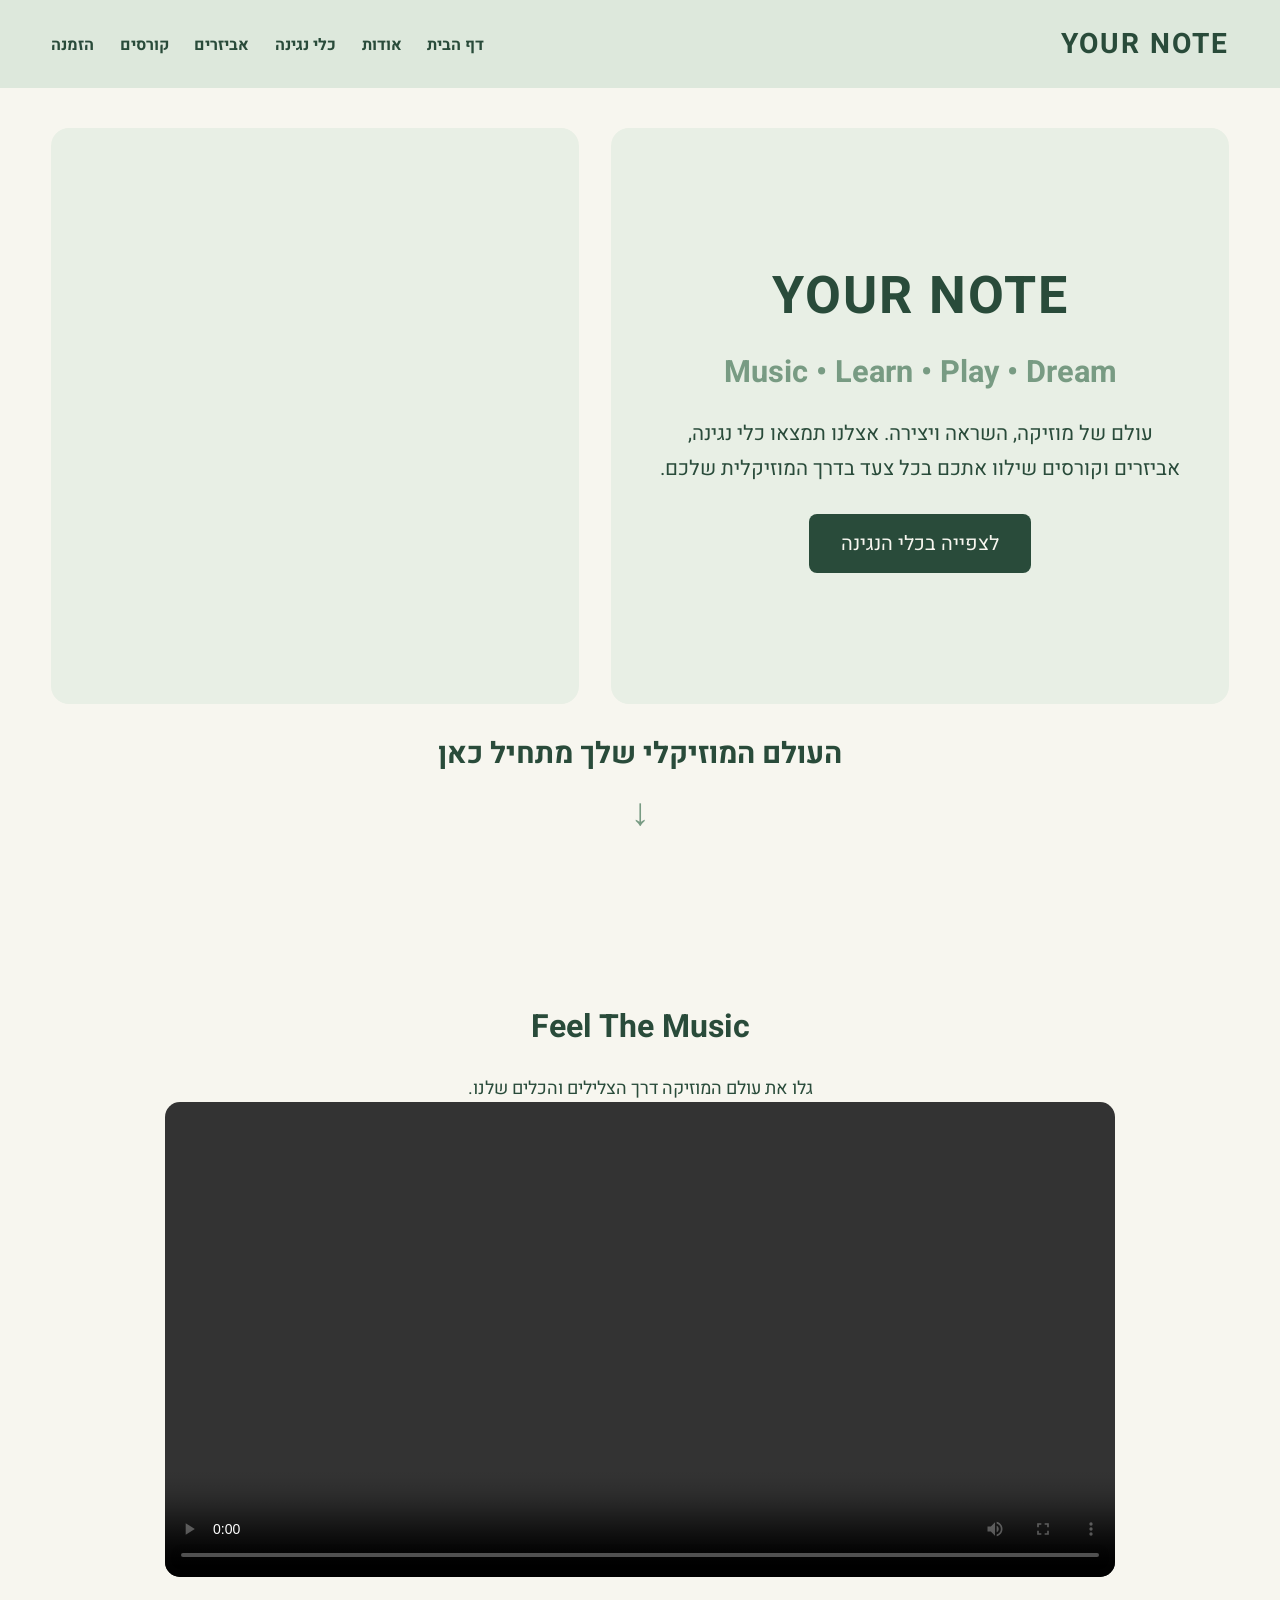
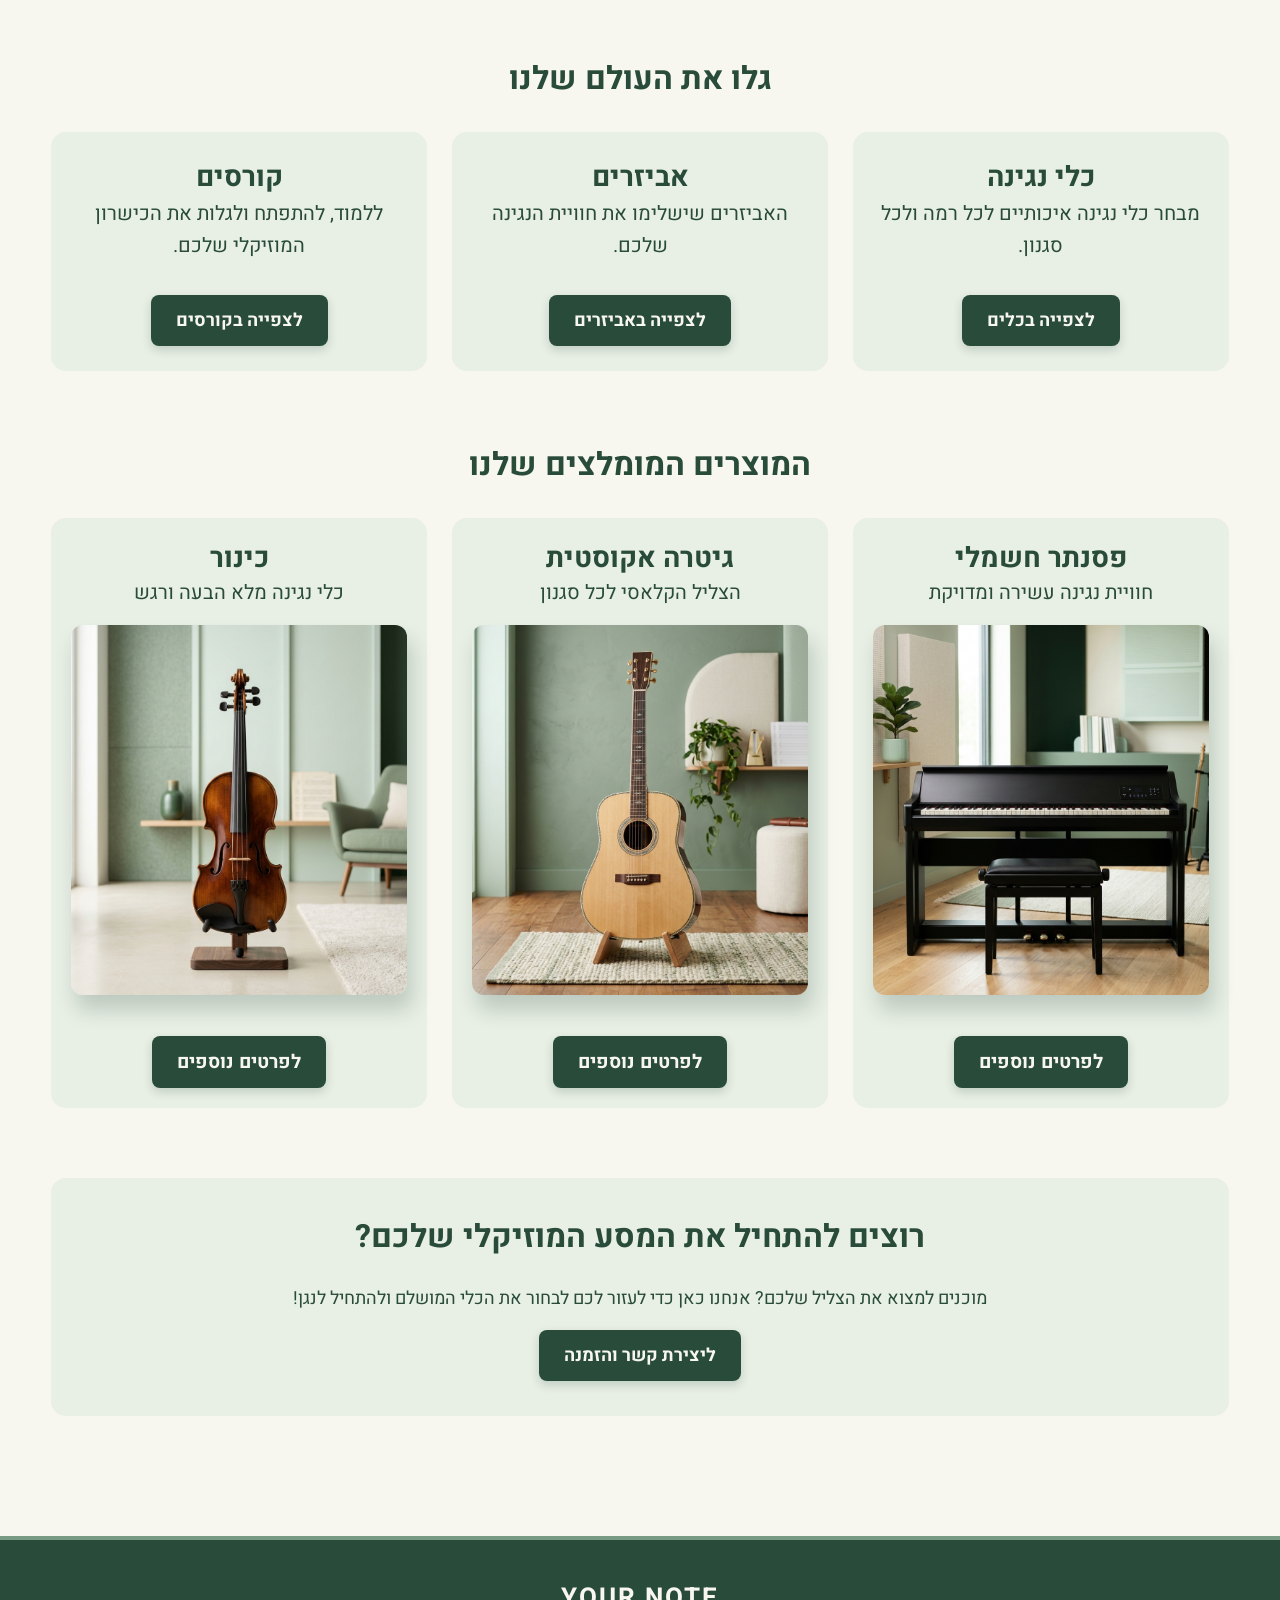
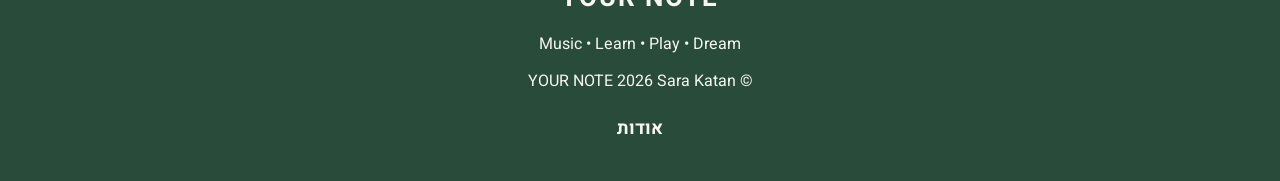
<file: index.html>
<!DOCTYPE html>
<html lang="he" dir="rtl">

<head>
    <meta charset="UTF-8">
    <meta name="viewport" content="width=device-width, initial-scale=1.0">
    <title>YOUR NOTE</title>
    <link rel="icon" href="assets/files/images/Icon.jpg">
    <link rel="stylesheet" href="css/all.css">
    <link rel="stylesheet" href="css/home.css">
</head>

<body>

    <header>
        <div class="logo">
            <a href="index.html">YOUR NOTE</a>
        </div>

        <nav>
            <ul>
                <li><a href="index.html">דף הבית</a></li>
                <li><a href="pages/about.html">אודות</a></li>
                <li><a href="pages/instruments.html">כלי נגינה</a></li>
                <li><a href="pages/accessories.html">אביזרים</a></li>
                <li><a href="pages/courses.html">קורסים</a></li>
                <li><a href="pages/order.html">הזמנה</a></li>
            </ul>
        </nav>
    </header>

    <main>

        <section class="first-screen">

            <div class="hero-container">

                <section class="hero">
                    <h1>YOUR NOTE</h1>

                    <h2>Music • Learn • Play • Dream</h2>

                    <p>
                        עולם של מוזיקה, השראה ויצירה.
                        אצלנו תמצאו כלי נגינה, אביזרים וקורסים
                        שילוו אתכם בכל צעד בדרך המוזיקלית שלכם.
                    </p>

                    <a href="pages/instruments.html">
                        לצפייה בכלי הנגינה
                    </a>
                </section>

                <section class="slideshow">

                    <div class="slides-container">
                        <div>
                            <img src="assets/files/images/grand piano.jpg.jpg" alt="פסנתר כנף">
                        </div>
                        <div class="slide">
                            <img src="assets/files/images/guitar.jpg.jpg" alt="גיטרה">
                        </div>
                        <div>
                            <img src="assets/files/images/drums.jpg.jpg" alt="תופים">
                        </div>
                        <div>
                            <img src="assets/files/images/Electric guitar.jpg.jpg" alt="גיטרה חשמלית">
                        </div>
                        <div class="slide">
                            <img src="assets/files/images/violin.jpg.jpg" alt="כינור">
                        </div>
                        <div>
                            <img src="assets/files/images/saxophone.jpg.jpg" alt="סקספון">
                        </div>

                    </div>

                </section>

            </div>

            <div class="first-screen-bottom">

                <h2>העולם המוזיקלי שלך מתחיל כאן</h2>

                <div class="scroll-arrow">↓</div>

            </div>

        </section>

        <section class="video-section">

            <h2>Feel The Music</h2>

            <p>
                גלו את עולם המוזיקה דרך הצלילים והכלים שלנו.
            </p>

            <div class="video-container">

                <video controls playsinline preload="metadata" >

                    <source src="assets/files/media/Yiruma - River Flows in You.mp4" type="video/mp4">

                    הדפדפן שלך אינו תומך בהצגת סרטונים.

                </video>

            </div>

        </section>

        <section class="categories">

            <h2>גלו את העולם שלנו</h2>

            <div class="categories-container">

                <div class="category">
                    <h3>כלי נגינה</h3>
                    <p>
                        מבחר כלי נגינה איכותיים לכל רמה ולכל סגנון.
                    </p>
                    <a href="pages/instruments.html">לצפייה בכלים</a>
                </div>

                <div class="category">
                    <h3>אביזרים</h3>
                    <p>
                        האביזרים שישלימו את חוויית הנגינה שלכם.
                    </p>
                    <a href="pages/accessories.html">לצפייה באביזרים</a>
                </div>

                <div class="category">
                    <h3>קורסים</h3>
                    <p>
                        ללמוד, להתפתח ולגלות את הכישרון המוזיקלי שלכם.
                    </p>
                    <a href="pages/courses.html">לצפייה בקורסים</a>
                </div>

            </div>

        </section>

        <section class="products-section">

            <h2>המוצרים המומלצים שלנו</h2>

            <div class="products-container">

                <div class="product-card">
                    <h3>פסנתר חשמלי</h3>
                    <p>חוויית נגינה עשירה ומדויקת</p>

                    <img src="assets/files/images/piano.jpg.jpg" alt="פסנתר חשמלי">

                    <a href="pages/pianos.html">
                        לפרטים נוספים
                    </a>
                </div>

                <div class="product-card">
                    <h3>גיטרה אקוסטית</h3>
                    <p>הצליל הקלאסי לכל סגנון</p>

                    <img src="assets/files/images/guitar.jpg.jpg" alt="גיטרה אקוסטית">

                    <a href="pages/guitars.html">
                        לפרטים נוספים
                    </a>
                </div>

                <div class="product-card">
                    <h3>כינור</h3>
                    <p>כלי נגינה מלא הבעה ורגש</p>

                    <img src="assets/files/images/violin.jpg.jpg" alt="כינור">

                    <a href="pages/strings.html">
                        לפרטים נוספים
                    </a>
                </div>

            </div>

        </section>


        <section class="contact-section">

            <h2>רוצים להתחיל את המסע המוזיקלי שלכם?</h2>

            <p>
                מוכנים למצוא את הצליל שלכם?
                אנחנו כאן כדי לעזור לכם לבחור את הכלי המושלם
                ולהתחיל לנגן!
            </p>

            <a href="pages/order.html">
                ליצירת קשר והזמנה
            </a>

        </section>

    </main>


    <footer>

        <h2>YOUR NOTE</h2>

        <p>Music • Learn • Play • Dream</p>

        <p>© YOUR NOTE 2026 Sara Katan</p>

        <a href="pages/about.html">אודות</a>


    </footer>

</body>

</html>
</file>
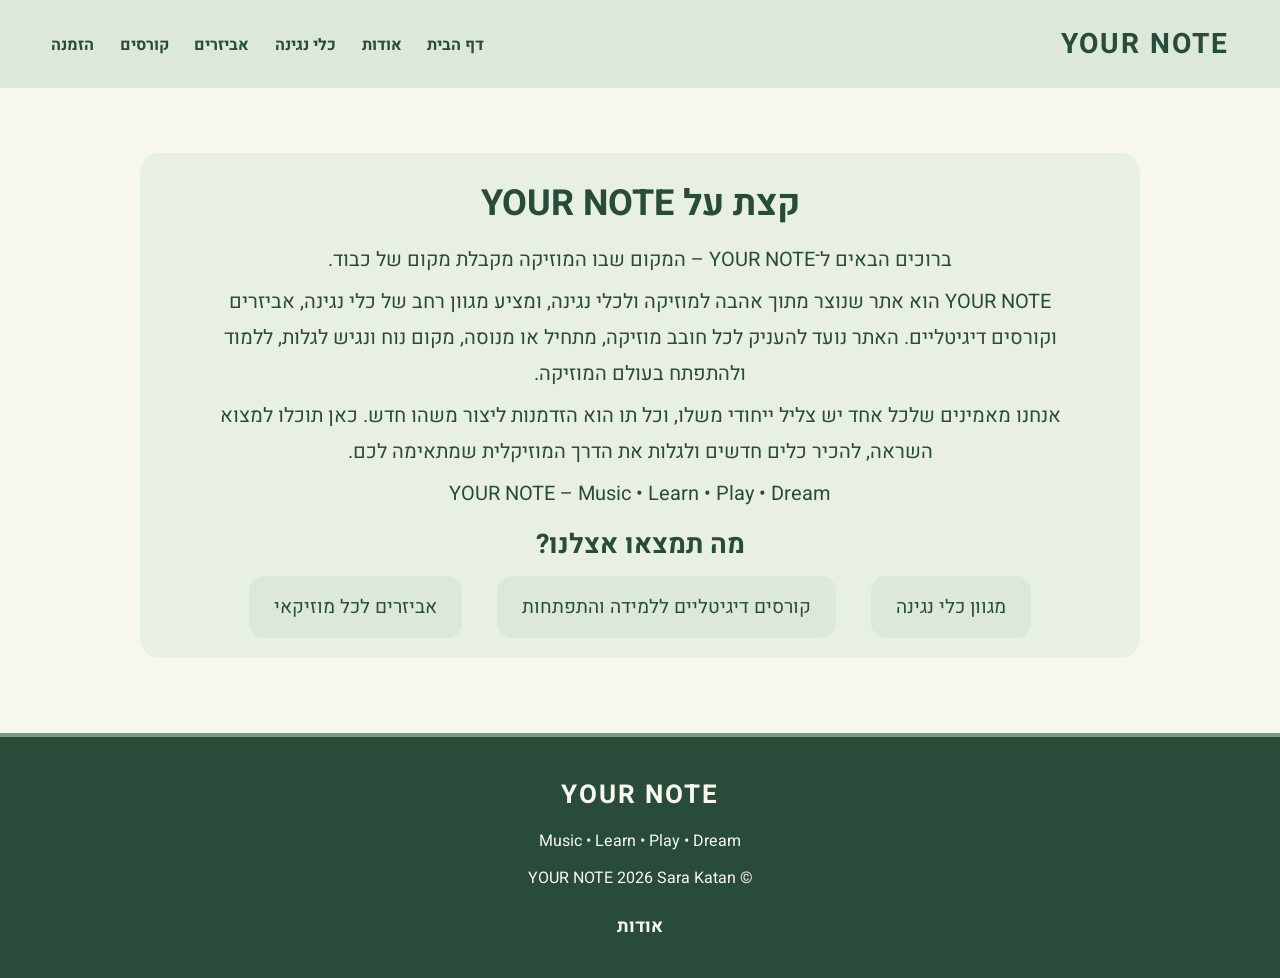
<file: pages/about.html>
<!DOCTYPE html>
<html lang="he" dir="rtl">

<head>
    <meta charset="UTF-8">
    <meta name="viewport" content="width=device-width, initial-scale=1.0">
    <title>אודות | YOUR NOTE</title>
    <link rel="icon" href="../assets/files/images/Icon.jpg">
    <link rel="stylesheet" href="../css/all.css">
    <link rel="stylesheet" href="../css/about.css">
</head>

<body>

    <header>
        <div class="logo">
            <a href="../index.html">YOUR NOTE</a>
        </div>

        <nav>
            <ul>
                <li><a href="../index.html">דף הבית</a></li>
                <li><a href="about.html">אודות</a></li>
                <li><a href="instruments.html">כלי נגינה</a></li>
                <li><a href="accessories.html">אביזרים</a></li>
                <li><a href="courses.html">קורסים</a></li>
                <li><a href="order.html">הזמנה</a></li>
            </ul>
        </nav>
    </header>
    <main>
        <section class="about-section">
            <h1>קצת על YOUR NOTE</h1>
            <p>
                ברוכים הבאים ל־YOUR NOTE – המקום שבו המוזיקה מקבלת מקום של כבוד.
            </p>
            <p>
                YOUR NOTE הוא אתר שנוצר מתוך אהבה למוזיקה ולכלי נגינה, ומציע מגוון רחב של כלי נגינה, אביזרים וקורסים
                דיגיטליים. האתר נועד להעניק לכל חובב מוזיקה, מתחיל או מנוסה, מקום נוח ונגיש לגלות, ללמוד ולהתפתח בעולם
                המוזיקה.
            </p>
            <p>
                אנחנו מאמינים שלכל אחד יש צליל ייחודי משלו, וכל תו הוא הזדמנות ליצור משהו חדש. כאן תוכלו למצוא השראה,
                להכיר כלים חדשים ולגלות את הדרך המוזיקלית שמתאימה לכם.
            </p>
            <p> YOUR NOTE – Music • Learn • Play • Dream</p>

            <h2>מה תמצאו אצלנו?</h2>
            <ul>
                <li>מגוון כלי נגינה</li>
                <li>קורסים דיגיטליים ללמידה והתפתחות</li>
                <li>אביזרים לכל מוזיקאי</li>
            </ul>
        </section>
    </main>

<footer>
    <h2>YOUR NOTE</h2>

    <p>Music • Learn • Play • Dream</p>

    <p>© YOUR NOTE 2026 Sara Katan</p>

    <a href="about.html">אודות</a>
</footer>

</body>

</html>
</file>
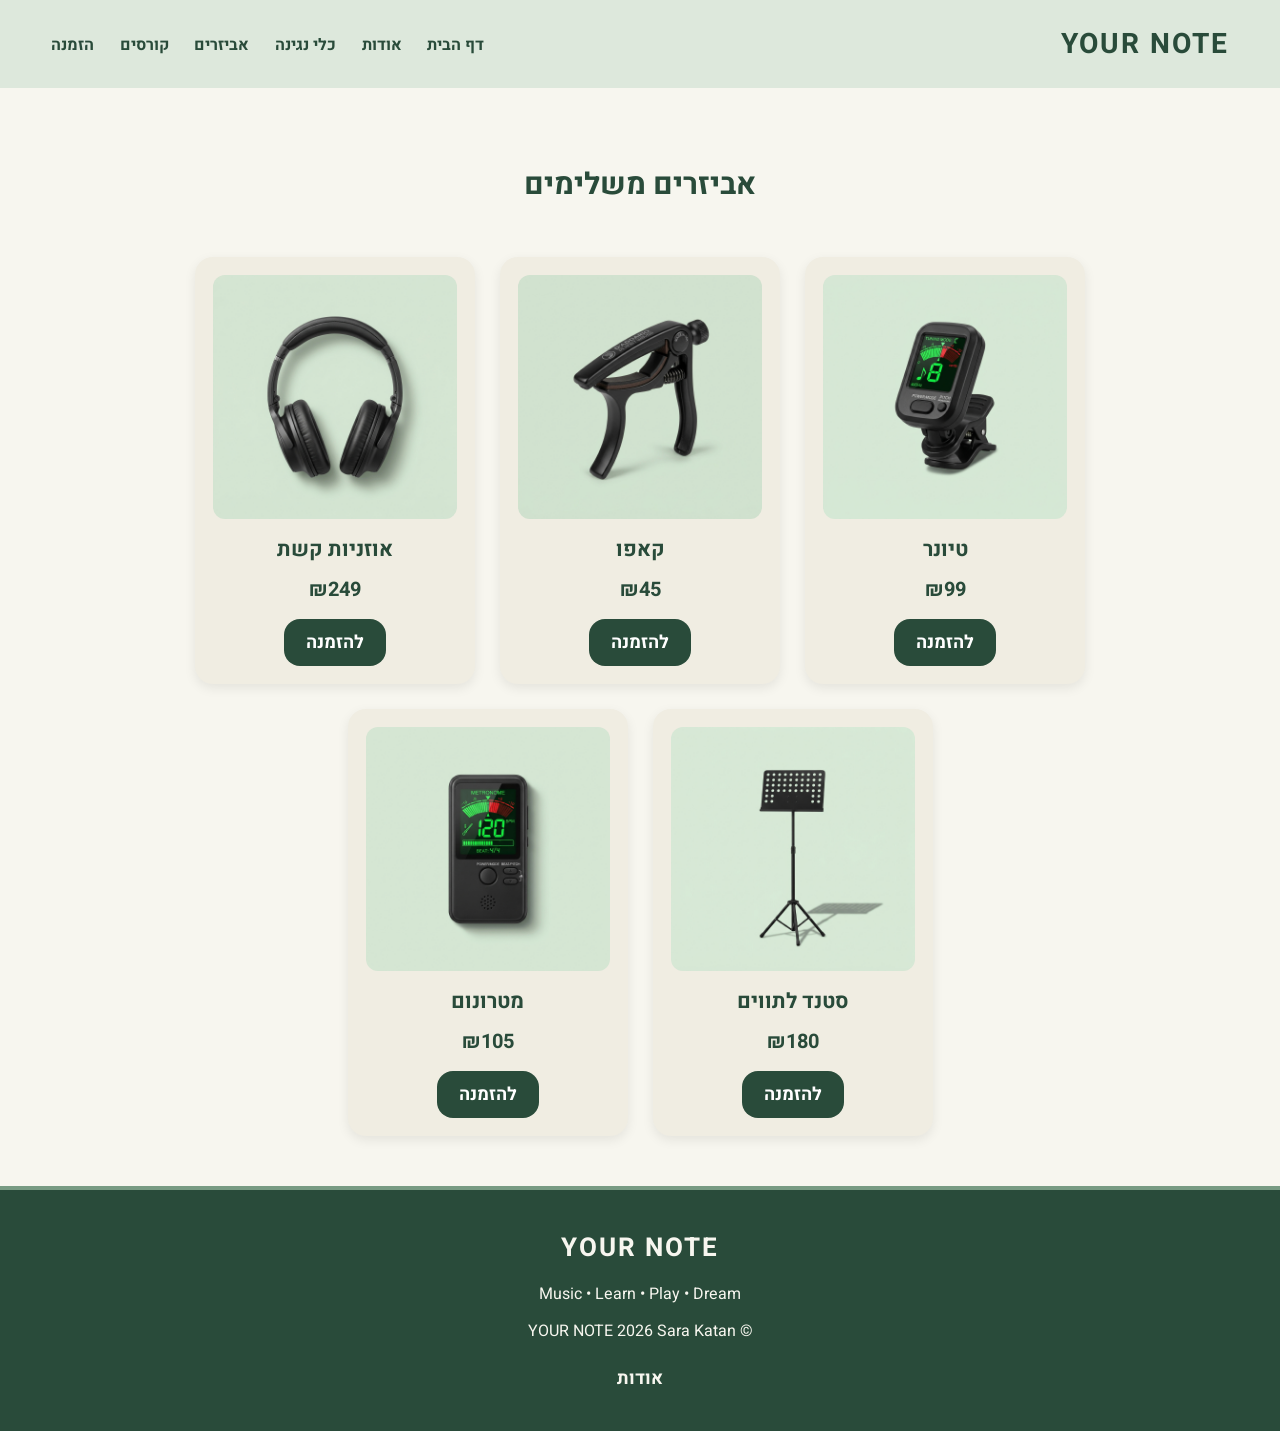
<file: pages/accessories.html>
<!DOCTYPE html>
<html lang="he" dir="rtl">

<head>
    <meta charset="UTF-8">
    <meta name="viewport" content="width=device-width, initial-scale=1.0">
    <title>אביזרים| YOUR NOTE</title>

    <link rel="icon" href="../assets/files/images/Icon.jpg">
    <link rel="stylesheet" href="../css/all.css">
    <link rel="stylesheet" href="../css/instruments.css">
</head>

<body>

    <header>
        <div class="logo">
            <a href="../index.html">YOUR NOTE</a>
        </div>

        <nav>
            <ul>
                <li><a href="../index.html">דף הבית</a></li>
                <li><a href="about.html">אודות</a></li>
                <li><a href="instruments.html">כלי נגינה</a></li>
                <li><a href="accessories.html">אביזרים</a></li>
                <li><a href="courses.html">קורסים</a></li>
                <li><a href="pages/order">הזמנה</a></li>
            </ul>
        </nav>
    </header>

    <main>
        <section class="accessories-products">
            <h1>אביזרים משלימים</h1>
            <div class="accessory-card">
                <img src="../assets/files/images/Tuner.jpg" alt="טיונר">
                <h3>טיונר</h3>
                <p>₪99</p>
                <a href="order.html">להזמנה</a>
            </div>

            <div class="accessory-card">
                <img src="../assets/files/images/Guitar Capo.jpg" alt="קאפו">
                <h3>קאפו</h3>
                <p>₪45</p>
                <a href="order.html">להזמנה</a>
            </div>

                        <div class="accessory-card">
                <img src="../assets/files/images/Over-ear headphones.jpg" alt="אוזניות קשת">
                <h3>אוזניות קשת</h3>
                <p>₪249</p>
                <a href="order.html">להזמנה</a>
            </div>

                        <div class="accessory-card">
                <img src="../assets/files/images/Music stand.jpg" alt="סטנד לתווים">
                <h3>סטנד לתווים</h3>
                <p>₪180</p>
                <a href="order.html">להזמנה</a>
            </div>

            <div class="accessory-card">
                <img src="../assets/files/images/metronome.jpg" alt="מטרונום">
                <h3>מטרונום</h3>
                <p>₪105</p>
                <a href="order.html">להזמנה</a>
            </div>


        </section>
    </main>

    <footer>

        <h2>YOUR NOTE</h2>

        <p>Music • Learn • Play • Dream</p>

        <p>© YOUR NOTE 2026 Sara Katan</p>

        <a href="about.html">אודות</a>


    </footer>

</body>

</html>
</file>
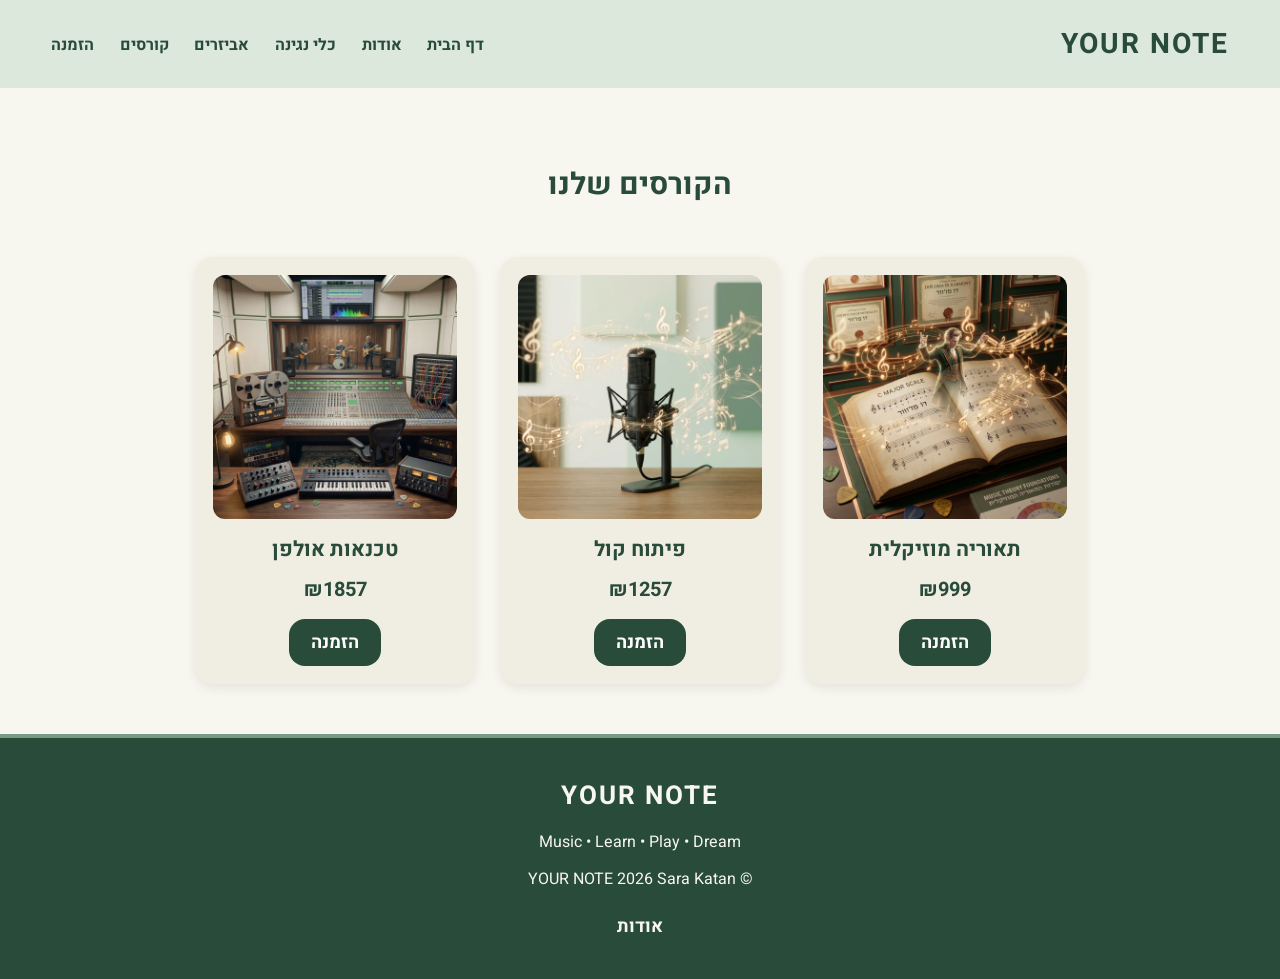
<file: pages/courses.html>
<!DOCTYPE html>
<html lang="he" dir="rtl">

<head>
    <meta charset="UTF-8">
    <meta name="viewport" content="width=device-width, initial-scale=1.0">
    <title> קורסים| YOUR NOTE</title>

    <link rel="icon" href="../assets/files/images/Icon.jpg">
    <link rel="stylesheet" href="../css/all.css">
    <link rel="stylesheet" href="../css/instruments.css">
</head>

<body>

    <header>
        <div class="logo">
            <a href="../index.html">YOUR NOTE</a>
        </div>

        <nav>
            <ul>
                <li><a href="../index.html">דף הבית</a></li>
                <li><a href="about.html">אודות</a></li>
                <li><a href="instruments.html">כלי נגינה</a></li>
                <li><a href="accessories.html">אביזרים</a></li>
                <li><a href="courses.html">קורסים</a></li>
                <li><a href="order.html">הזמנה</a></li>
            </ul>
        </nav>
    </header>
    <main>
        <section class="courses-products">
            <h1>הקורסים שלנו</h1>
            <div class="course-card">
                <img src="../assets/files/images/Music Theory.jpg" alt="תאוריה מוזיקלית">
                <h3>תאוריה מוזיקלית</h3>
                <p>₪999</p>
                <a href="order.html">הזמנה</a>
            </div>

            <div class="course-card">
                <img src="../assets/files/images/Vocal Training.jpg" alt="פיתוח קול">
                <h3>פיתוח קול</h3>
                <p>₪1257</p>
                <a href="order.html">הזמנה</a>
            </div>

                        <div class="course-card">
                <img src="../assets/files/images/Studio Engineering.jpg" alt="טכנאות אולפן">
                <h3>טכנאות אולפן</h3>
                <p>₪1857</p>
                <a href="order.html">הזמנה</a>
            </div>
        </section>
    </main>

    <footer>

        <h2>YOUR NOTE</h2>

        <p>Music • Learn • Play • Dream</p>

        <p>© YOUR NOTE 2026 Sara Katan</p>

        <a href="about.html">אודות</a>


    </footer>

</body>

</html>
</file>
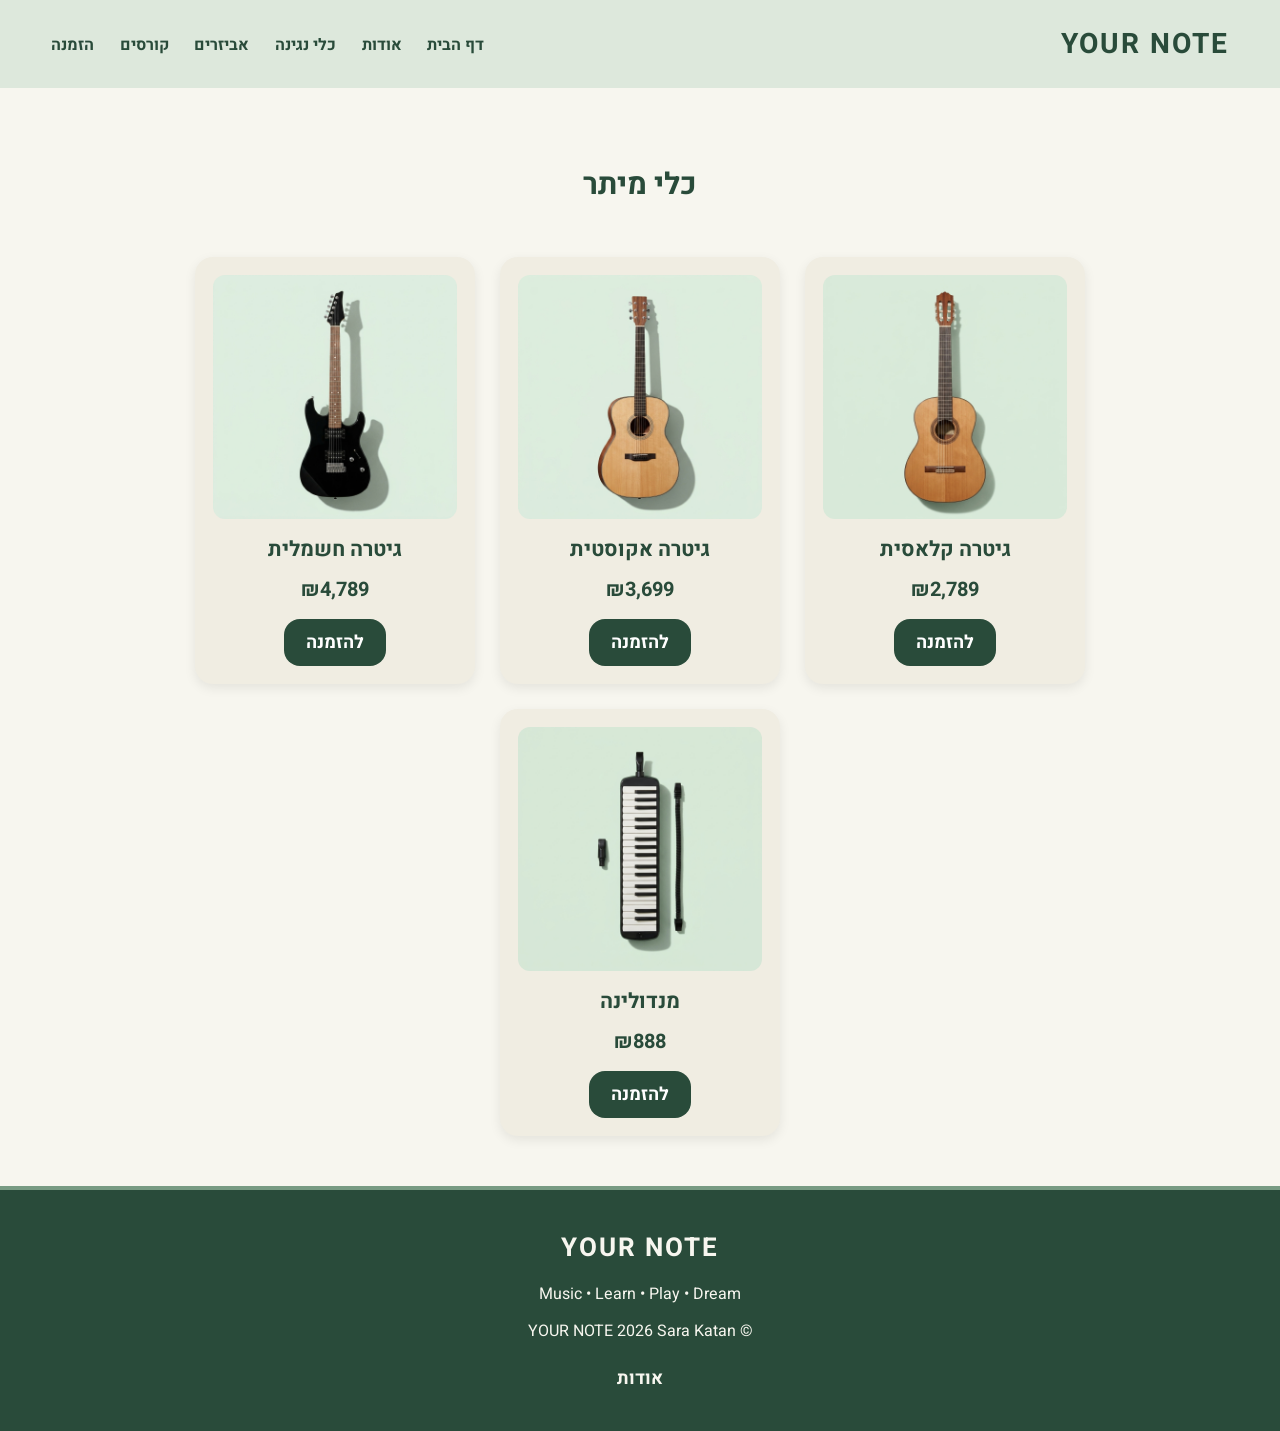
<file: pages/guitars.html>
<!DOCTYPE html>
<html lang="he" dir="rtl">

<head>
    <meta charset="UTF-8">
    <meta name="viewport" content="width=device-width, initial-scale=1.0">
    <title>כלי נגינה | YOUR NOTE</title>

    <link rel="icon" href="../assets/files/images/Icon.jpg">
    <link rel="stylesheet" href="../css/all.css">
    <link rel="stylesheet" href="../css/instruments.css">
</head>

<body>

    <header>
        <div class="logo">
            <a href="../index.html">YOUR NOTE</a>
        </div>

        <nav>
            <ul>
                <li><a href="../index.html">דף הבית</a></li>
                <li><a href="about.html">אודות</a></li>
                <li><a href="instruments.html">כלי נגינה</a></li>
                <li><a href="accessories.html">אביזרים</a></li>
                <li><a href="courses.html">קורסים</a></li>
                <li><a href="order.html">הזמנה</a></li>
            </ul>
        </nav>
    </header>
    
    <main>
        
                <section class="instrument-group">
                    <h2>כלי מיתר</h2>
                    <div class="instrument-category">
                        <img src="../assets/files/images/Classical guitar.jpg" alt="גיטרה קלאסית">
                        <h3>גיטרה קלאסית</h3>
                        <p>₪2,789</p>
                        <a href="order.html">להזמנה</a>
                    </div>

                    <div class="instrument-category">
                        <img src="../assets/files/images/Acoustic guitar.jpg" alt="גיטרה אקוסטית">
                        <h3>גיטרה אקוסטית</h3>
                        <p>₪3,699</p>
                        <a href="order.html">להזמנה</a>
                    </div>

                    <div class="instrument-category">
                        <img src="../assets/files/images/Electric guitar2.jpg" alt="גיטרה חשמלית">
                        <h3>גיטרה חשמלית</h3>
                        <p>₪4,789</p>
                        <a href="order.html">להזמנה</a>
                    </div>

                                        <div class="instrument-category">
                        <img src="../assets/files/images/Melodica.jpg" alt="מנדולינה">
                        <h3>מנדולינה</h3>
                        <p>₪888</p>
                        <a href="order.html">להזמנה</a>
                    </div>
                </section>
    </main>
    
    <footer>

        <h2>YOUR NOTE</h2>

        <p>Music • Learn • Play • Dream</p>

        <p>© YOUR NOTE 2026 Sara Katan</p>

        <a href="about.html">אודות</a>


    </footer>

</body>

</html>
</file>
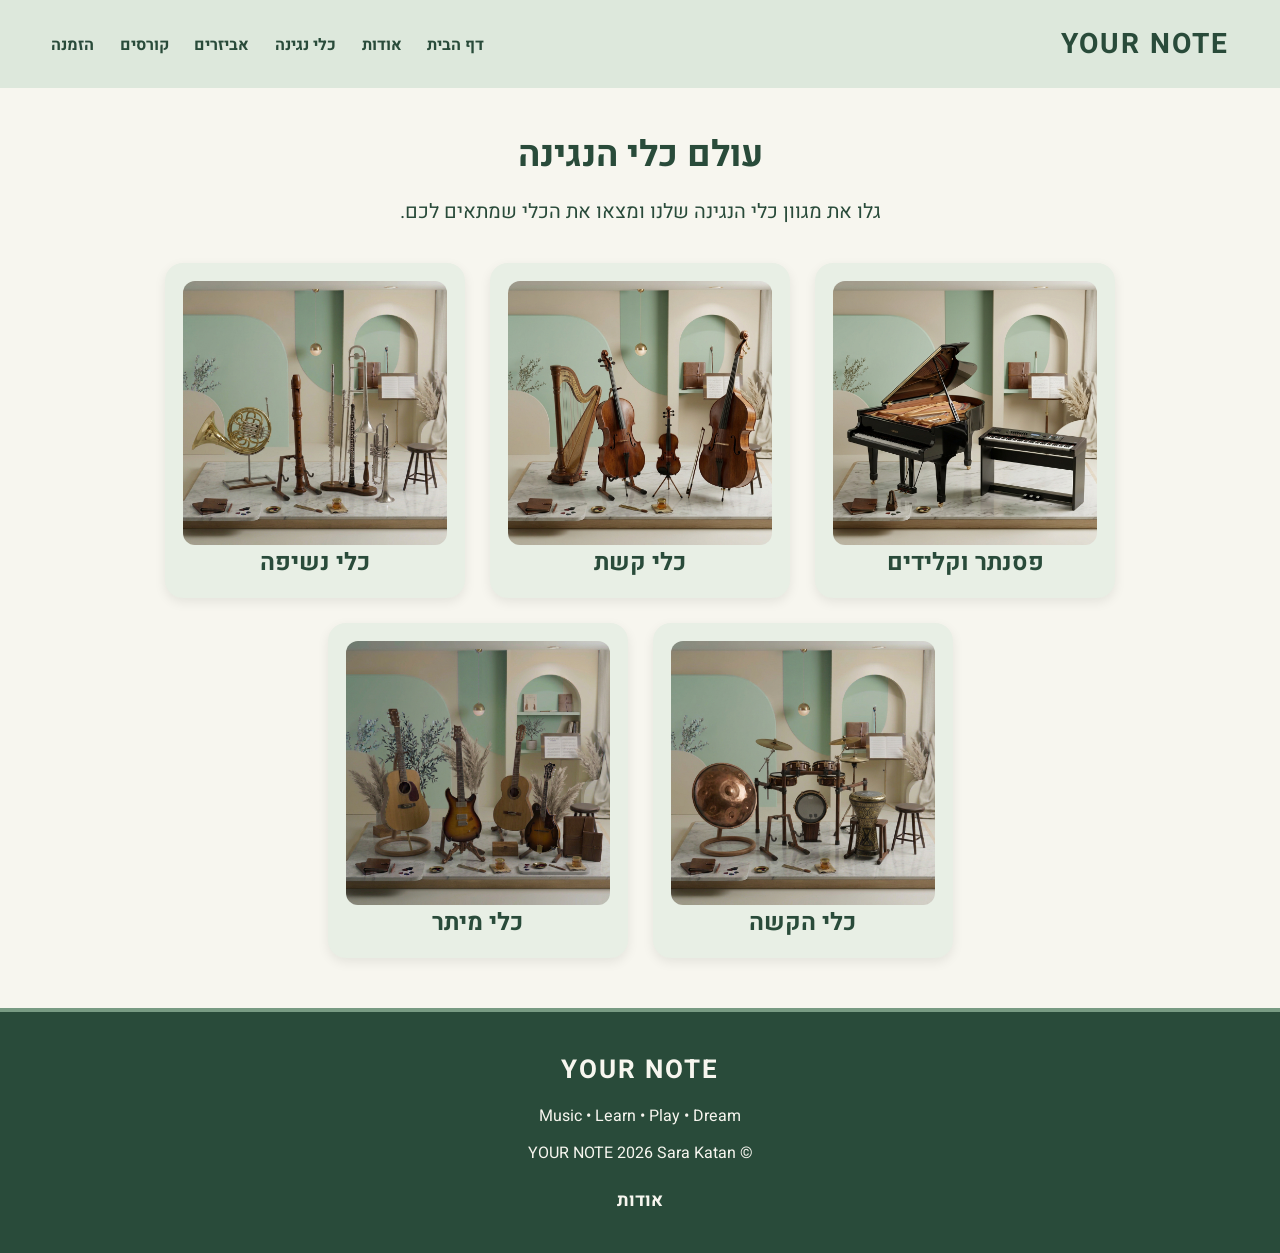
<file: pages/instruments.html>
<!DOCTYPE html>
<html lang="he" dir="rtl">

<head>
    <meta charset="UTF-8">
    <meta name="viewport" content="width=device-width, initial-scale=1.0">
    <title>כלי נגינה | YOUR NOTE</title>

    <link rel="icon" href="../assets/files/images/Icon.jpg">
    <link rel="stylesheet" href="../css/all.css">
    <link rel="stylesheet" href="../css/instruments.css">
</head>

<body>

    <header>
        <div class="logo">
            <a href="../index.html">YOUR NOTE</a>
        </div>

        <nav>
            <ul>
                <li><a href="../index.html">דף הבית</a></li>
                <li><a href="about.html">אודות</a></li>
                <li><a href="instruments.html">כלי נגינה</a></li>
                <li><a href="accessories.html">אביזרים</a></li>
                <li><a href="courses.html">קורסים</a></li>
                <li><a href="order.html">הזמנה</a></li>
            </ul>
        </nav>
    </header>

    <main>
        <section class="instruments-intro">

            <h1>עולם כלי הנגינה</h1>

            <p>
                גלו את מגוון כלי הנגינה שלנו
                ומצאו את הכלי שמתאים לכם.
            </p>

        </section>
        <section class="instrument-categories">
            <div class="instrument-card">
                <img src="../assets/files/images/pianos.jpg" alt="פסנתר וקלידים">
                <a href="pianos.html">פסנתר וקלידים</a>
            </div>

                        <div class="instrument-card">
                <img src="../assets/files/images/strings.jpg" alt="כלי קשת">
                <a href="strings.html">כלי קשת</a>
            </div>

                                    <div class="instrument-card">
                <img src="../assets/files/images/winds.jpg" alt="כלי נשיפה">
                <a href="winds.html">כלי נשיפה</a>
            </div>

                        <div class="instrument-card">
                <img src="../assets/files/images/percussion.jpg" alt="כלי הקשה">
                <a href="percussion.html">כלי הקשה</a>
            </div>

                                    <div class="instrument-card">
                <img src="../assets/files/images/guitars.jpg" alt="כלי מיתר">
                <a href="guitars.html   ">כלי מיתר</a>
            </div>

        </section>
    </main>

    <footer>

        <h2>YOUR NOTE</h2>

        <p>Music • Learn • Play • Dream</p>

        <p>© YOUR NOTE 2026 Sara Katan</p>

        <a href="about.html">אודות</a>


    </footer>

</body>

</html>
</file>
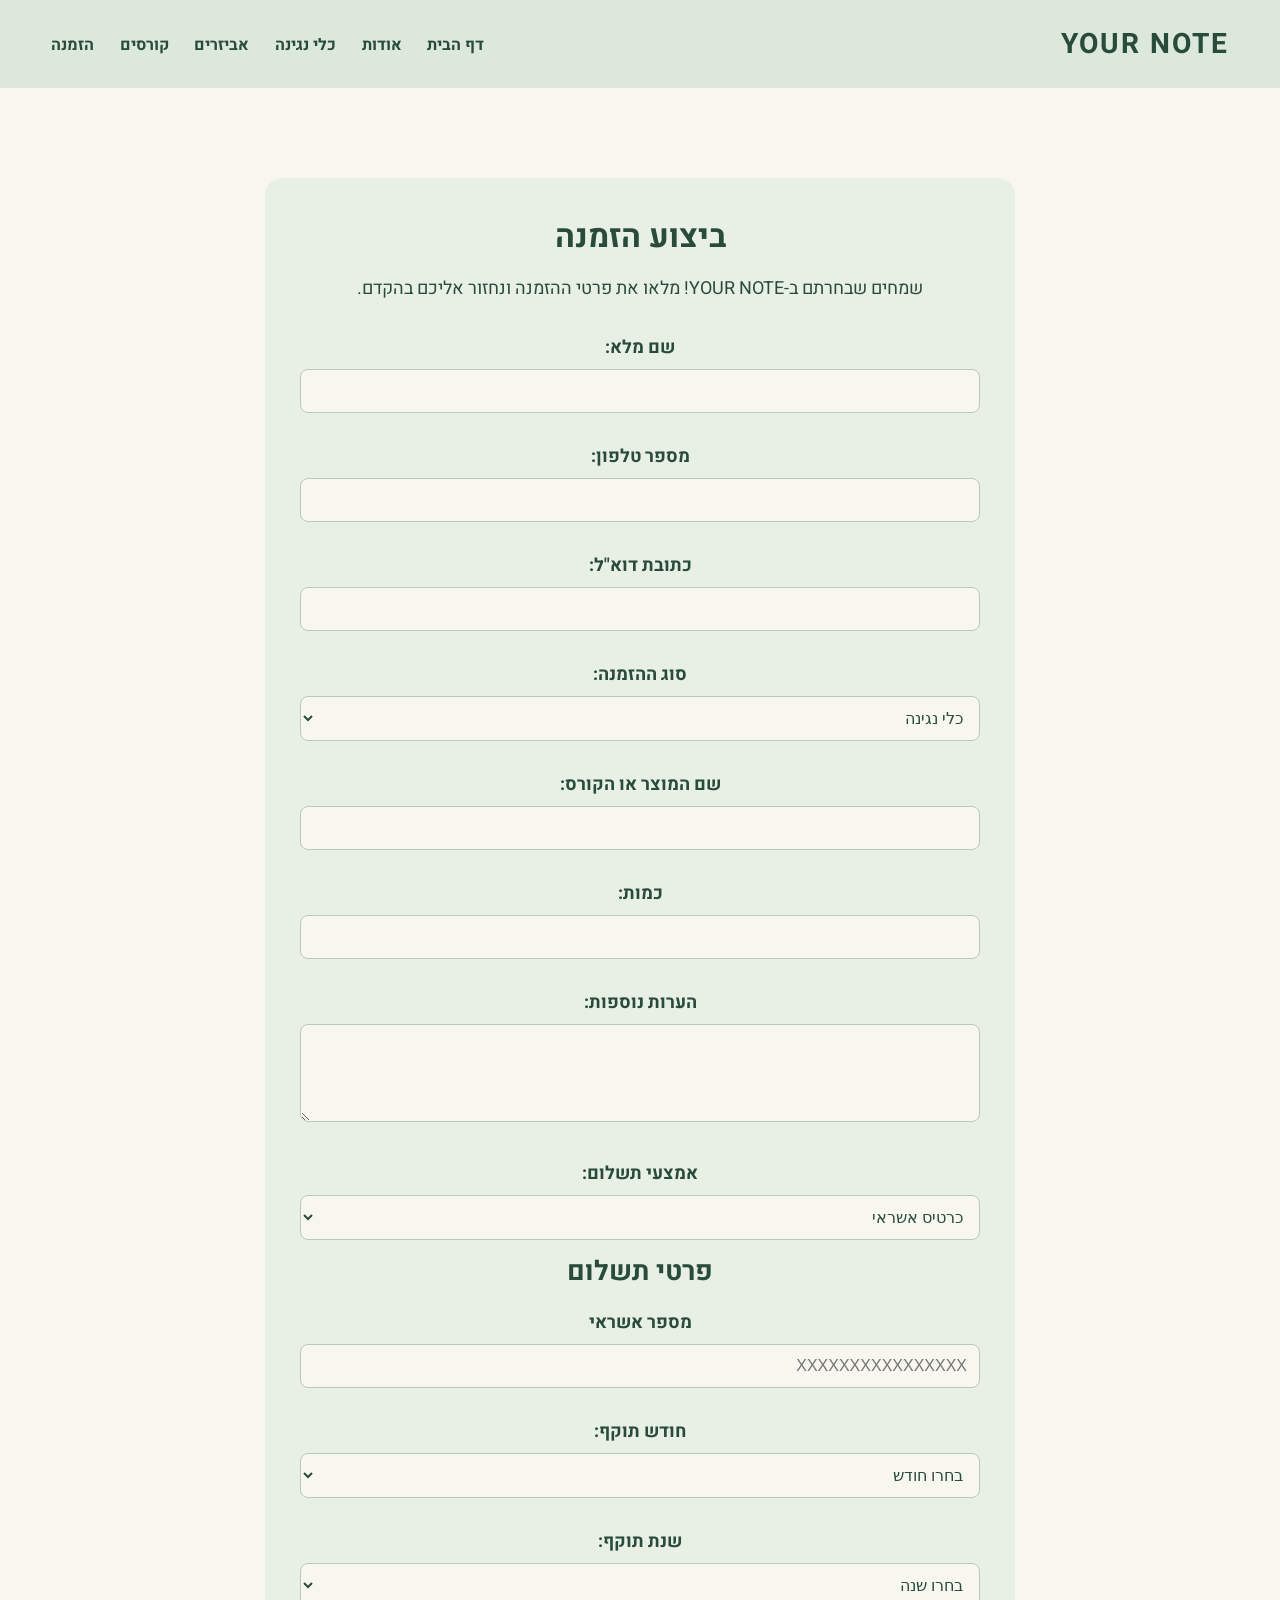
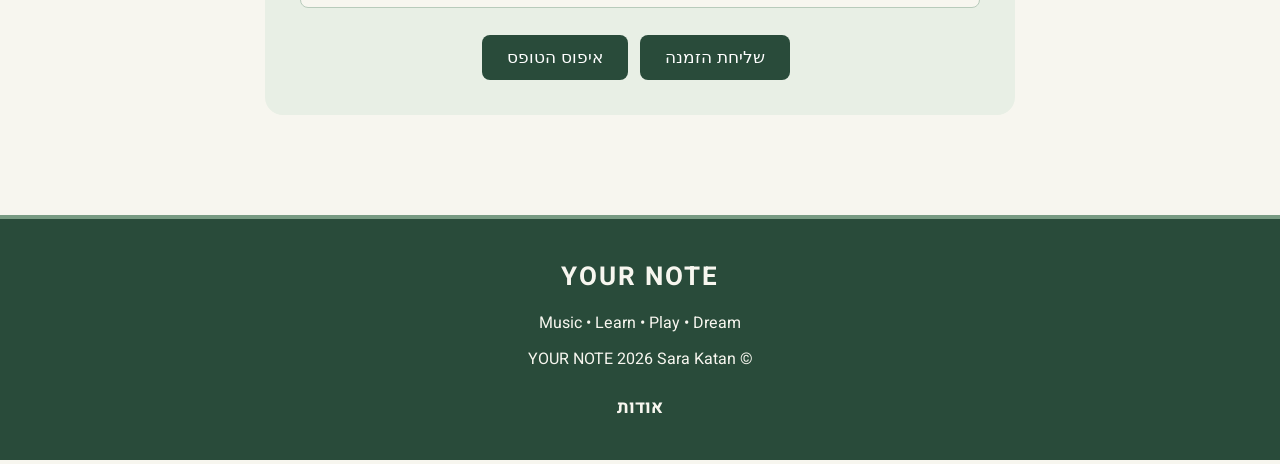
<file: pages/order.html>
<!DOCTYPE html>
<html lang="he" dir="rtl">

<head>
    <meta charset="UTF-8">
    <meta name="viewport" content="width=device-width, initial-scale=1.0">
    <title>הזמנה | YOUR NOTE</title>

    <link rel="icon" href="../assets/files/images/Icon.jpg">
    <link rel="stylesheet" href="../css/all.css">
    <link rel="stylesheet" href="../css/order.css">
</head>

<body>

    <header>
        <div class="logo">
            <a href="../index.html">YOUR NOTE</a>
        </div>

        <nav>
            <ul>
                <li><a href="../index.html">דף הבית</a></li>
                <li><a href="about.html">אודות</a></li>
                <li><a href="instruments.html">כלי נגינה</a></li>
                <li><a href="accessories.html">אביזרים</a></li>
                <li><a href="courses.html">קורסים</a></li>
                <li><a href="order.html">הזמנה</a></li>
            </ul>
        </nav>
    </header>

    <main>
<section class="order-section">
    <h1>ביצוע הזמנה</h1>
    <p>שמחים שבחרתם ב-YOUR NOTE! מלאו את פרטי ההזמנה ונחזור אליכם בהקדם.</p>
    <form action="success.html" method="get">
<label for="full-name">שם מלא:</label>
<input type="text" id="full-name" name="full-name" required>    
<label for="phone">מספר טלפון:</label>
<input type="tel" id="phone" name="phone" required>
<label for="email">כתובת דוא"ל:</label>
<input type="email" id="email" name="email" required>
    <label for="category">סוג ההזמנה:</label>
    <select id="category" name="category" required>
    <option value="instruments">כלי נגינה</option>
    <option value="accessories">אביזרים</option>
    <option value="courses">קורסים</option>
    </select>
    <label for="product">שם המוצר או הקורס:</label>
    <input type="text" id="product" name="product" required>
    <label for="quantity">כמות:</label>
    <input type="number" id="quantity" name="quantity" min="1" required>
    <label for="notes">הערות נוספות:</label>
        <textarea id="notes" name="notes" rows="4"></textarea>
    <label for="payment">אמצעי תשלום:</label>
    <select id="payment" name="payment" required>
    <option value="credit">כרטיס אשראי</option>
    <option value="cash">תשלום בעת קבלה</option>
    </select>
    <div class="payment-demo">
        <h2>פרטי תשלום</h2>
        <label for="card-demo">מספר אשראי</label>
<input type="text" id="card-demo" name="card-demo" placeholder="XXXXXXXXXXXXXXXX">
<label for="expiry-month">חודש תוקף:</label>
<select id="expiry-month" name="expiry-month" required>
    <option value="">בחרו חודש</option>
    <option value="01">01</option>
    <option value="02">02</option>
    <option value="03">03</option>
    <option value="04">04</option>
    <option value="05">05</option>
    <option value="06">06</option>
    <option value="07">07</option>
    <option value="08">08</option>
    <option value="09">09</option>
    <option value="10">10</option>
    <option value="11">11</option>
    <option value="12">12</option>
</select>

<label for="expiry-year">שנת תוקף:</label>
<select id="expiry-year" name="expiry-year" required>
    <option value="">בחרו שנה</option>
    <option value="2027">2027</option>
    <option value="2028">2028</option>
    <option value="2029">2029</option>
    <option value="2030">2030</option>
    <option value="2031">2031</option>
    <option value="2032">2032</option>
    <option value="2033">2033</option>
</select>    <button type="submit">שליחת הזמנה</button>
    <button type="reset">איפוס הטופס</button>
</form>
</section>
    </main>

            <footer>

        <h2>YOUR NOTE</h2>

        <p>Music • Learn • Play • Dream</p>

        <p>© YOUR NOTE 2026 Sara Katan</p>

        <a href="about.html">אודות</a>

    </footer>

</body>

</html>
</file>
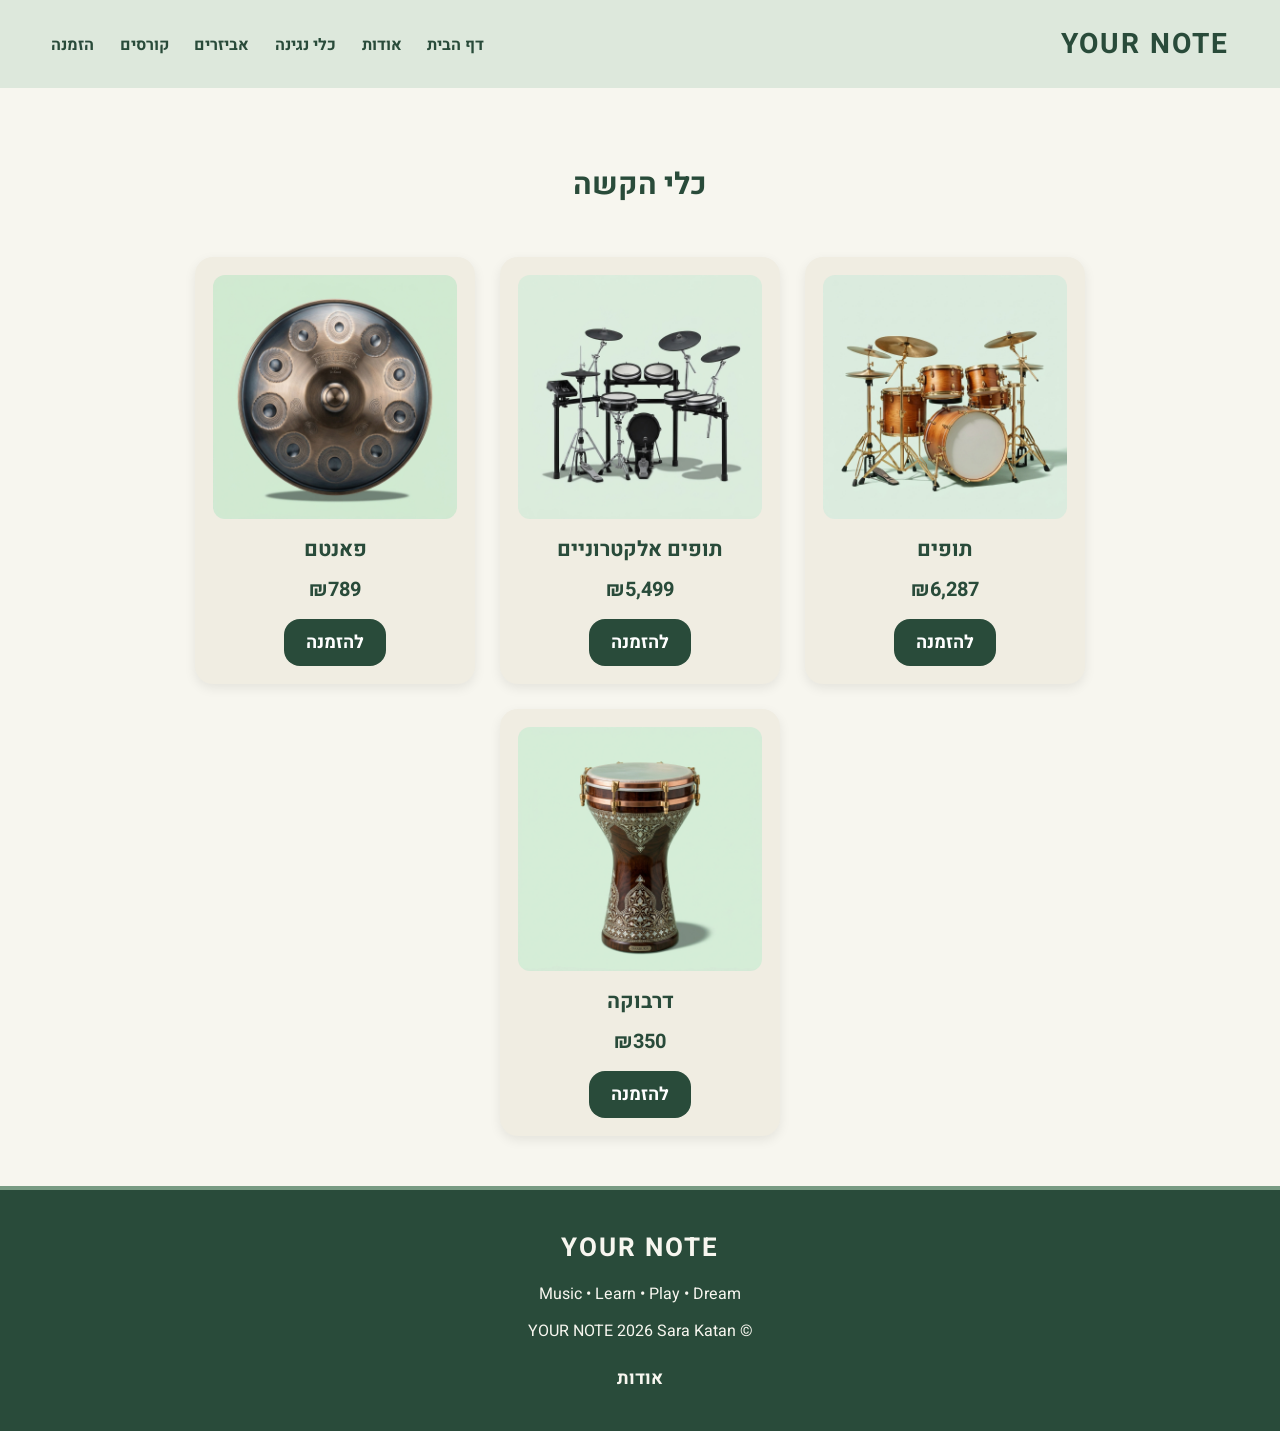
<file: pages/percussion.html>
<!DOCTYPE html>
<html lang="he" dir="rtl">

<head>
    <meta charset="UTF-8">
    <meta name="viewport" content="width=device-width, initial-scale=1.0">
    <title>כלי נגינה | YOUR NOTE</title>

    <link rel="icon" href="../assets/files/images/Icon.jpg">
    <link rel="stylesheet" href="../css/all.css">
    <link rel="stylesheet" href="../css/instruments.css">
</head>

<body>

    <header>
        <div class="logo">
            <a href="../index.html">YOUR NOTE</a>
        </div>

        <nav>
            <ul>
                <li><a href="../index.html">דף הבית</a></li>
                <li><a href="about.html">אודות</a></li>
                <li><a href="instruments.html">כלי נגינה</a></li>
                <li><a href="accessories.html">אביזרים</a></li>
                <li><a href="courses.html">קורסים</a></li>
                <li><a href="order.html">הזמנה</a></li>
            </ul>
        </nav>
    </header>
    
    <main>
        
                <section class="instrument-group">
                    <h2>כלי הקשה</h2>
                    <div class="instrument-category">
                        <img src="../assets/files/images/Drums2.jpg" alt="תופים">
                        <h3>תופים</h3>
                        <p>₪6,287</p>
                        <a href="order.html">להזמנה</a>
                    </div>

                    <div class="instrument-category">
                        <img src="../assets/files/images/Electronic drums.jpg" alt="תופים אלקטרוניים">
                        <h3>תופים אלקטרוניים</h3>
                        <p>₪5,499</p>
                        <a href="order.html">להזמנה</a>
                    </div>

                                        <div class="instrument-category">
                        <img src="../assets/files/images/Pantam.jpg" alt="פאנטם">
                        <h3>פאנטם</h3>
                        <p>₪789</p>
                        <a href="order.html">להזמנה</a>
                    </div>

                                        <div class="instrument-category">
                        <img src="../assets/files/images/Darbuka.jpg" alt="דרבוקה">
                        <h3>דרבוקה</h3>
                        <p>₪350</p>
                        <a href="order.html">להזמנה</a>
                    </div>
                </section>
    </main>
    <footer>

        <h2>YOUR NOTE</h2>

        <p>Music • Learn • Play • Dream</p>

        <p>© YOUR NOTE 2026 Sara Katan</p>

        <a href="about.html">אודות</a>

    </footer>

</body>

</html>
</file>
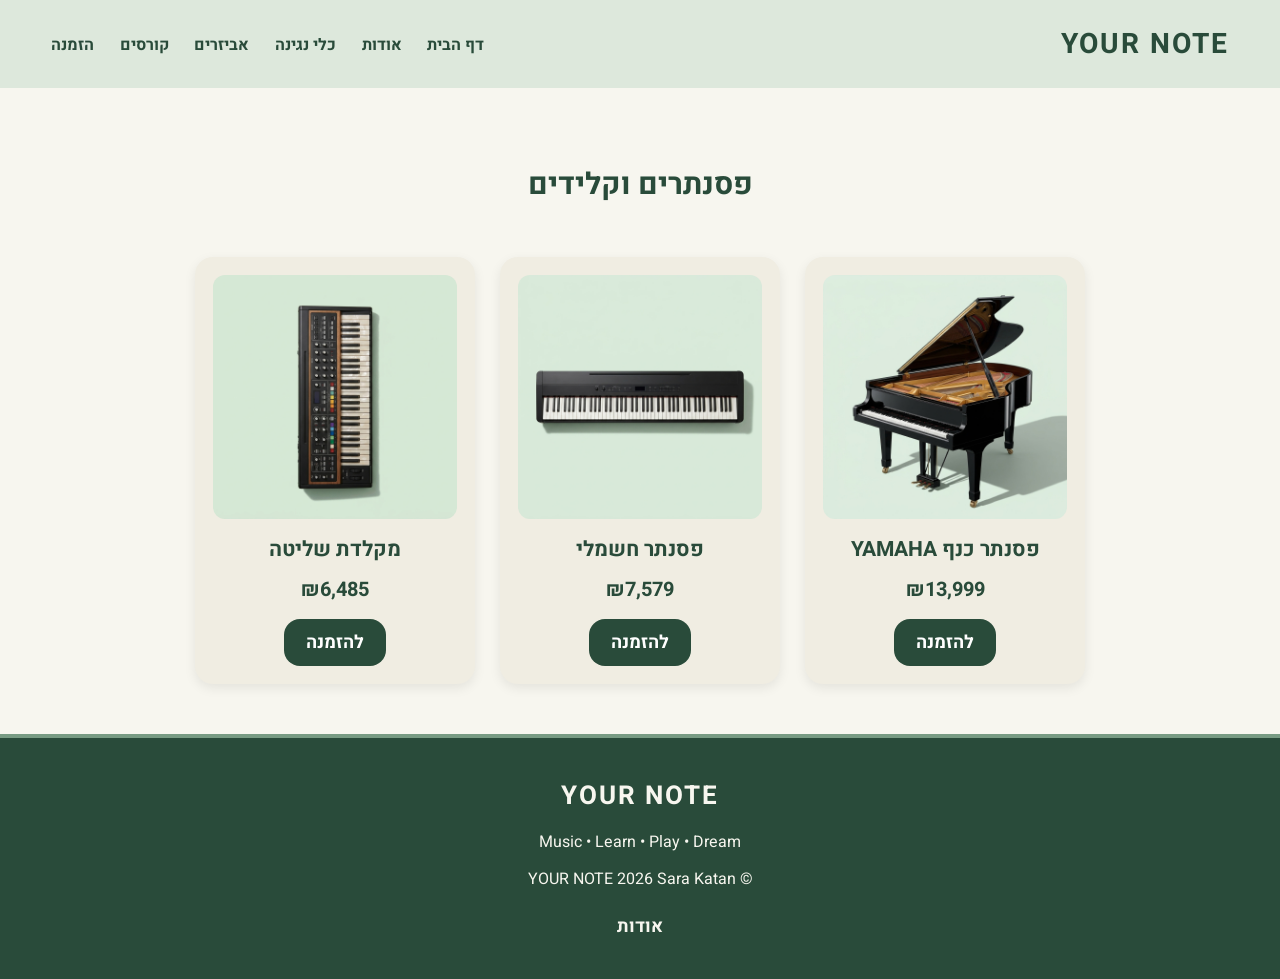
<file: pages/pianos.html>
<!DOCTYPE html>
<html lang="he" dir="rtl">

<head>
    <meta charset="UTF-8">
    <meta name="viewport" content="width=device-width, initial-scale=1.0">
    <title>כלי נגינה | YOUR NOTE</title>

    <link rel="icon" href="../assets/files/images/Icon.jpg">
    <link rel="stylesheet" href="../css/all.css">
    <link rel="stylesheet" href="../css/instruments.css">
</head>

<body>

    <header>
        <div class="logo">
            <a href="../index.html">YOUR NOTE</a>
        </div>

        <nav>
            <ul>
                <li><a href="../index.html">דף הבית</a></li>
                <li><a href="about.html">אודות</a></li>
                <li><a href="instruments.html">כלי נגינה</a></li>
                <li><a href="accessories.html">אביזרים</a></li>
                <li><a href="courses.html">קורסים</a></li>
                <li><a href="order.html">הזמנה</a></li>
            </ul>
        </nav>
    </header>

<main>
     <section class="instrument-group">
                <h2>פסנתרים וקלידים</h2>
                <div class="instrument-category">
                    <img src="../assets/files/images/grand piano2.jpg" alt="פסנתר כנף">
                    <h3>פסנתר כנף YAMAHA</h3>
                    <p>₪13,999</p>
                    <a href="order.html">להזמנה</a>
                </div>

                <div class="instrument-category">
                    <img src="../assets/files/images/Electric Planer.jpg" alt="פסנתר חשמלי">
                    <h3>פסנתר חשמלי</h3>
                    <p>₪7,579</p>
                    <a href="order.html">להזמנה</a>
                </div>

                <div class="instrument-category">
                    <img src="../assets/files/images/MIDI Controller Keyboard.jpg" alt="מקלדת שליטה">
                    <h3>מקלדת שליטה</h3>
                    <p>₪6,485</p>
                    <a href="order.html">להזמנה</a>
                </div>
                </section>
</main>
        <footer>

        <h2>YOUR NOTE</h2>

        <p>Music • Learn • Play • Dream</p>

        <p>© YOUR NOTE 2026 Sara Katan</p>

        <a href="about.html">אודות</a>


    </footer>

</body>

</html>
</file>
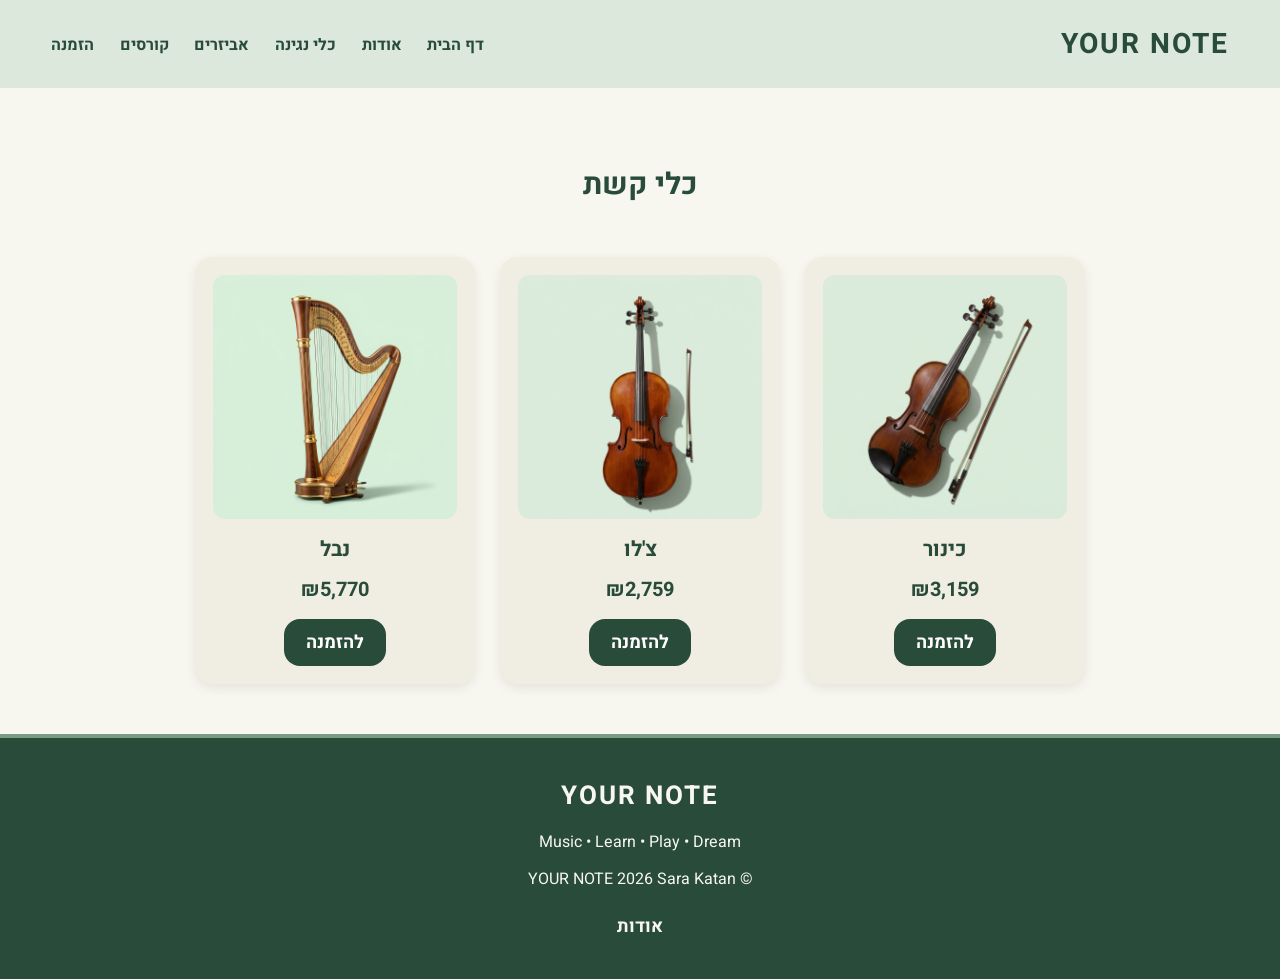
<file: pages/strings.html>
<!DOCTYPE html>
<html lang="he" dir="rtl">

<head>
    <meta charset="UTF-8">
    <meta name="viewport" content="width=device-width, initial-scale=1.0">
    <title>כלי נגינה | YOUR NOTE</title>

    <link rel="icon" href="../assets/files/images/Icon.jpg">
    <link rel="stylesheet" href="../css/all.css">
    <link rel="stylesheet" href="../css/instruments.css">
</head>

<body>

    <header>
        <div class="logo">
            <a href="../index.html">YOUR NOTE</a>
        </div>

        <nav>
            <ul>
                <li><a href="../index.html">דף הבית</a></li>
                <li><a href="about.html">אודות</a></li>
                <li><a href="instruments.html">כלי נגינה</a></li>
                <li><a href="accessories.html">אביזרים</a></li>
                <li><a href="courses.html">קורסים</a></li>
                <li><a href="order.html">הזמנה</a></li>
            </ul>
        </nav>
    </header>

    <main>
           <section class="instrument-group">
                    <h2>כלי קשת</h2>

                    <div class="instrument-category">
                        <img src="../assets/files/images/Violin2.jpg" alt="כינור">
                        <h3>כינור</h3>
                        <p>₪3,159</p>
                        <a href="order.html">להזמנה</a>
                    </div>

                    <div class="instrument-category">
                        <img src="../assets/files/images/cello.jpg" alt="צ'לו">
                        <h3>צ'לו</h3>
                        <p>₪2,759</p>
                        <a href="order.html">להזמנה</a>
                    </div>

                                        <div class="instrument-category">
                        <img src="../assets/files/images/harp.jpg" alt="נבל">
                        <h3>נבל</h3>
                        <p>₪5,770</p>
                        <a href="order.html">להזמנה</a>
                    </div>
                </section>
    </main>

        <footer>

        <h2>YOUR NOTE</h2>

        <p>Music • Learn • Play • Dream</p>

        <p>© YOUR NOTE 2026 Sara Katan</p>

        <a href="about.html">אודות</a>


    </footer>

</body>

</html>
</file>
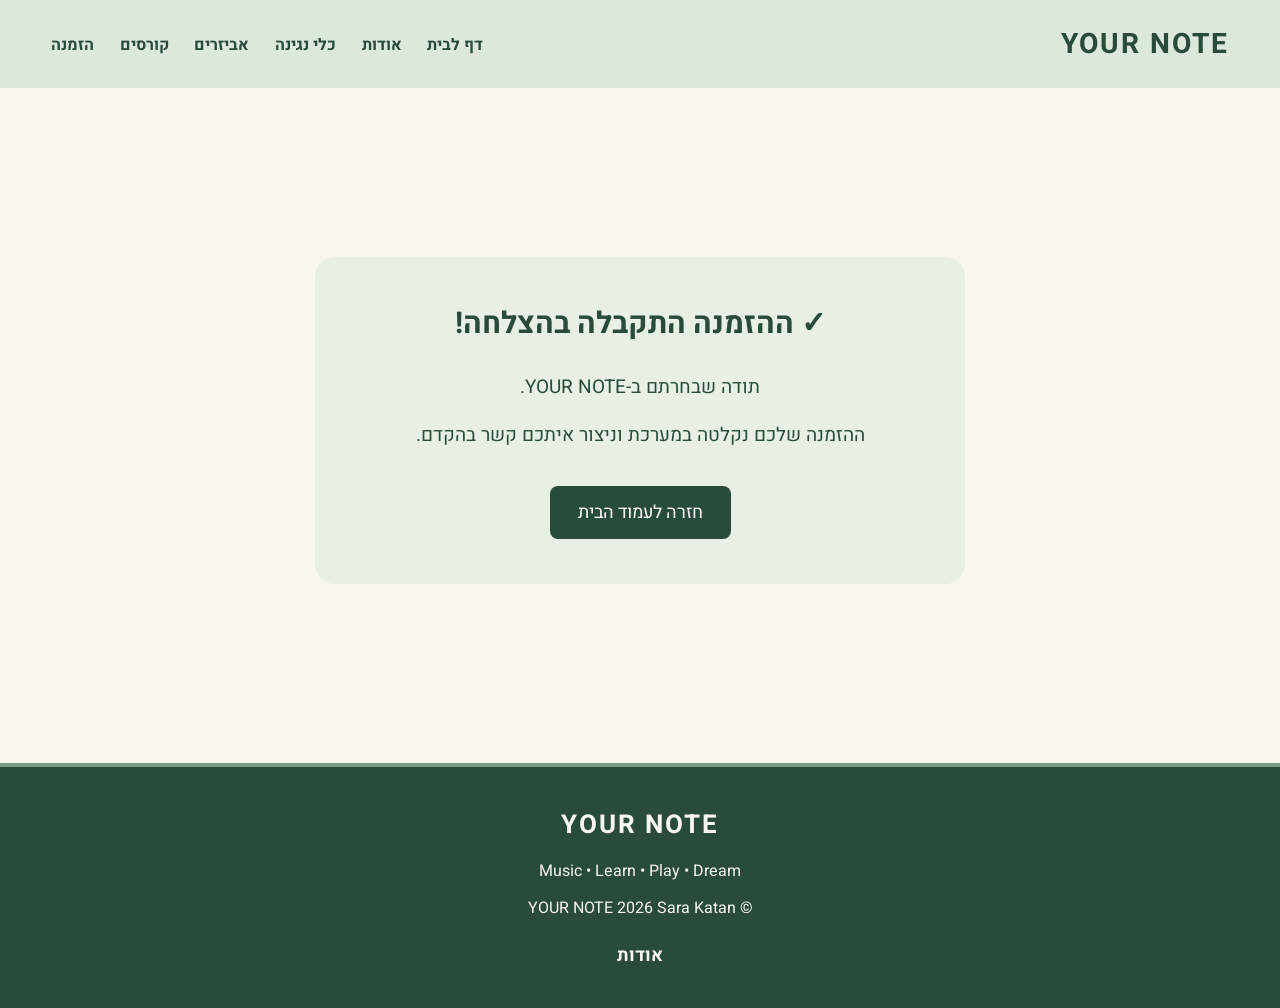
<file: pages/success.html>
<!DOCTYPE html>
<html lang="he" dir="rtl">

<head>
    <meta charset="UTF-8">
    <meta name="viewport" content="width=device-width, initial-scale=1.0">
    <title>ההזמנה התקבלה | YOUR NOTE</title>
    <link rel="icon" href="../assets/files/images/Icon.jpg">
    <link rel="stylesheet" href="../css/all.css">
    <link rel="stylesheet" href="../css/success.css">
</head>
<body>
    
    <header>
        
        <div class="logo">
            <a href="../index.html">YOUR NOTE</a>
        </div>

        <nav>
            <ul>
                <li><a href="../index.html">דף לבית</a></li>
                <li><a href="about.html">אודות</a></li>
                <li><a href="instruments.html">כלי נגינה</a></li>
                <li><a href="accessories.html">אביזרים</a></li>
                <li><a href="courses.html">קורסים</a></li>
                <li><a href="order.html">הזמנה</a></li>
            </ul>
        </nav>
    </header>
<main>
    <section class="success-section">
    <div class="success-box">
        <h1>✓ ההזמנה התקבלה בהצלחה!</h1>
        <p>תודה שבחרתם ב-YOUR NOTE.</p>
        <p>ההזמנה שלכם נקלטה במערכת וניצור איתכם קשר בהקדם.</p>
        <a href="../index.html">חזרה לעמוד הבית</a>
    </div>
</section>
</main>

        <footer>

        <h2>YOUR NOTE</h2>

        <p>Music • Learn • Play • Dream</p>

        <p>© YOUR NOTE 2026 Sara Katan</p>

        <a href="about.html">אודות</a>


    </footer>

</body>

</html>
</file>
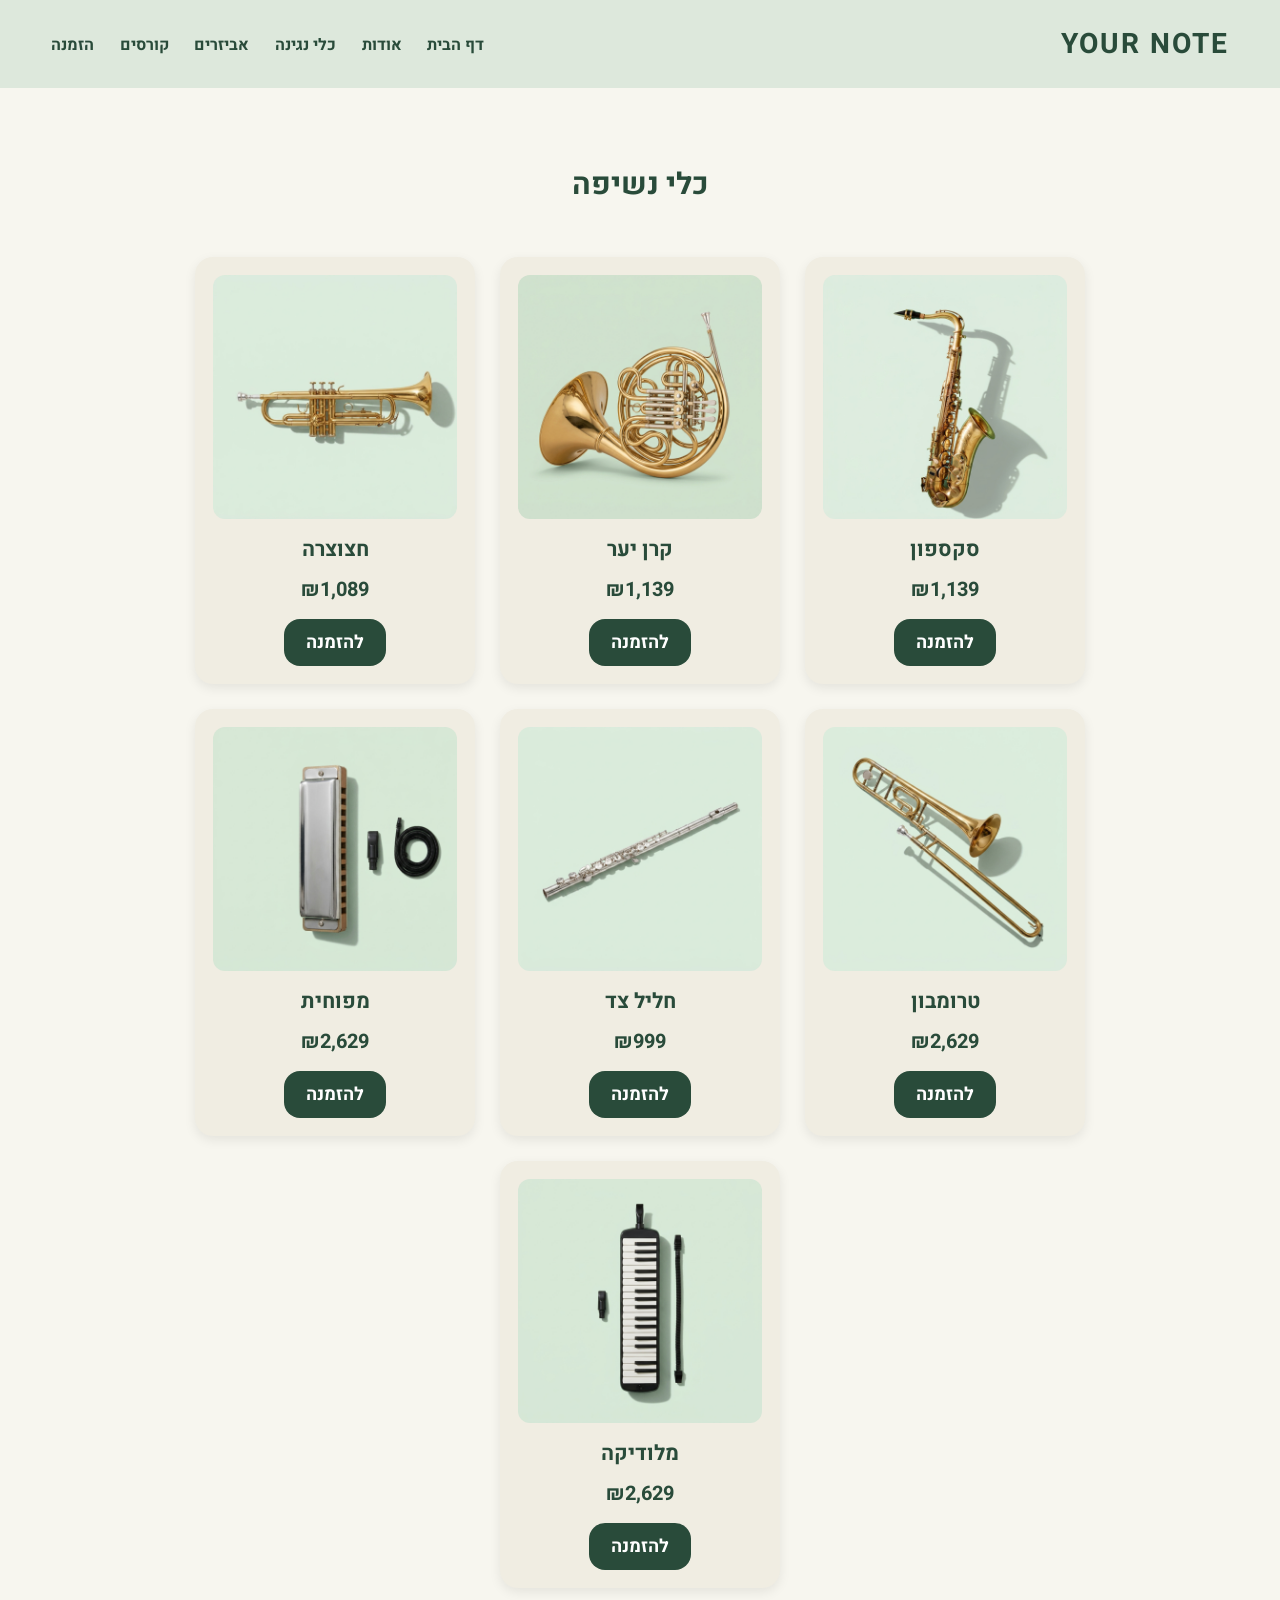
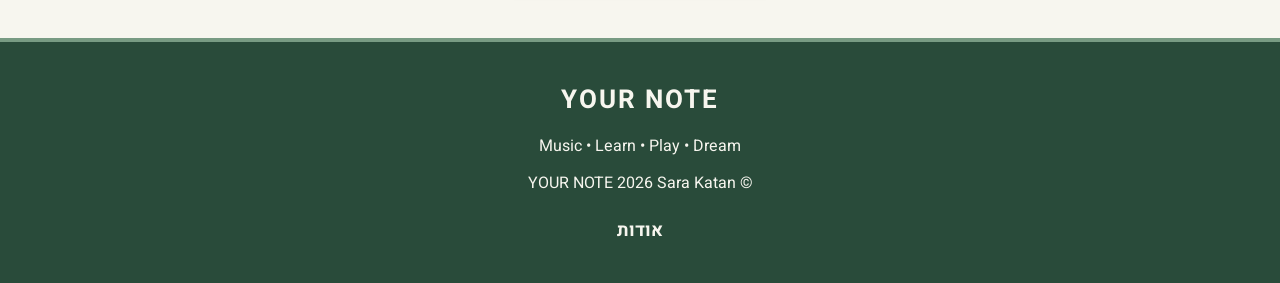
<file: pages/winds.html>
<!DOCTYPE html>
<html lang="he" dir="rtl">

<head>
    <meta charset="UTF-8">
    <meta name="viewport" content="width=device-width, initial-scale=1.0">
    <title>כלי נגינה | YOUR NOTE</title>

    <link rel="icon" href="../assets/files/images/Icon.jpg">
    <link rel="stylesheet" href="../css/all.css">
    <link rel="stylesheet" href="../css/instruments.css">
</head>

<body>

    <header>
        <div class="logo">
            <a href="../index.html">YOUR NOTE</a>
        </div>

        <nav>
            <ul>
                <li><a href="../index.html">דף הבית</a></li>
                <li><a href="about.html">אודות</a></li>
                <li><a href="instruments.html">כלי נגינה</a></li>
                <li><a href="accessories.html">אביזרים</a></li>
                <li><a href="courses.html">קורסים</a></li>
                <li><a href="order.html">הזמנה</a></li>
            </ul>
        </nav>
    </header>

<main>
                    <section class="instrument-group">
                    <h2>כלי נשיפה</h2>
                    <div class="instrument-category">
                        <img src="../assets/files/images/Saxophone2.jpg" alt="סקספון">
                        <h3>סקספון</h3>
                        <p>₪1,139</p>
                        <a href="order.html">להזמנה</a>
                    </div>

                    <div class="instrument-category">
                        <img src="../assets/files/images/French horn.jpg" alt="קרן יער">
                        <h3>קרן יער</h3>
                        <p>₪1,139</p>
                        <a href="order.html">להזמנה</a>
                    </div>

                    <div class="instrument-category">
                        <img src="../assets/files/images/trumpet.jpg" alt="חצוצרה">
                        <h3>חצוצרה</h3>
                        <p>₪1,089</p>
                        <a href="order.html">להזמנה</a>
                    </div>

                    <div class="instrument-category">
                        <img src="../assets/files/images/trombone.jpg" alt="טרומבון">
                        <h3>טרומבון</h3>
                        <p>₪2,629</p>
                        <a href="order.html">להזמנה</a>
                    </div>

                    <div class="instrument-category">
                        <img src="../assets/files/images/Flute.jpg" alt="חליל צד">
                        <h3>חליל צד</h3>
                        <p>₪999</p>
                        <a href="order.html">להזמנה</a>
                    </div>

                    <div class="instrument-category">
                        <img src="../assets/files/images/harmonica.jpg" alt="מפוחית">
                        <h3>מפוחית</h3>
                        <p>₪2,629</p>
                        <a href="order.html">להזמנה</a>
                    </div>

<div class="instrument-category">
                    <img src="../assets/files/images/Melodica.jpg" alt="מלודיקה">
                    <h3>מלודיקה</h3>
                    <p>₪2,629</p>
                    <a href="order.html">להזמנה</a>
                    </div>
                </section>
</main>

        <footer>

        <h2>YOUR NOTE</h2>

        <p>Music • Learn • Play • Dream</p>

        <p>© YOUR NOTE 2026 Sara Katan</p>

        <a href="about.html">אודות</a>


    </footer>

</body>

</html>
</file>
<file: css/all.css>
@import url('https://fonts.googleapis.com/css2?family=Heebo:wght@400;500;600;700;800&display=swap');

* {
    margin: 0;
    padding: 0;
    box-sizing: border-box;
}

html {
    scroll-behavior: smooth;
}

body {
    background-color: #F7F6EF;
    color: #294B3A;
    font-family: Arial, Helvetica, sans-serif;
    font-size: 18px;
    overflow-x: hidden;
    text-align: center;
    display: flex;
    flex-direction: column;
    min-height: 100vh;
    font-family: 'Heebo', Arial, sans-serif;
}

a {
    text-decoration: none;
    color: inherit;
}

img {
    max-width: 100%;
}

header {
    width: 100%;
    background-color: #DDE8DC;
    padding: clamp(14px, 1.8vw, 28px) 4%;
    display: flex;
    align-items: center;
    justify-content: space-between;
    gap: 25px;
    position: sticky;
    top: 0;
    z-index: 1000;
    z-index: 10;
}

.logo a {
    color: #294B3A;
    font-size: clamp(25px, 2.2vw, 34px);
    font-weight: bold;
    letter-spacing: 2px;
}

nav ul {
    list-style: none;
    display: flex;
    align-items: center;
    justify-content: center;
    gap: clamp(15px, 2vw, 32px);
}

nav a {
    color: #294B3A;
    font-size: clamp(16px, 1.25vw, 20px);
    font-weight: bold;
    transition: color 0.3s;
}

nav a:hover {
    color: #789B83;
}

main {
    width: 92%;
    max-width: 1550px;
    margin: 0 auto;
    padding-top: 40px;
    flex: 1;
}

footer {
    background-color: #294B3A;
    color: #F7F6EF;
    text-align: center;
    padding: 35px 20px;
    margin-top: 50px;
    line-height: 1.8;
    border-top: 4px solid #789B83;
}

footer h2 {
    font-size: 26px;
    margin-bottom: 8px;
    letter-spacing: 2px;
}

footer p {
    font-size: 16px;
    margin-bottom: 8px;
}

footer a {
    display: inline-block;
    color: #F7F6EF;
    text-decoration: none;
    font-weight: bold;
    margin-top: 10px;
    transition: 0.3s;
}

footer a:hover {
    color: #BFD3BE;
    transform: scale(1.05);
}

@media (max-width: 950px) {
    header {
        padding: 12px 3%;
        gap: 12px;
    }

    .logo a {
        font-size: 24px;
    }

    nav ul {
        gap: 13px;
    }

    nav a {
        font-size: 15px;
    }
}

@media (max-width: 768px) {
    header {
        padding: 12px 3%;
        flex-direction: column;
        justify-content: center;
        gap: 10px;
    }

    .logo a {
        font-size: clamp(22px, 4vw, 28px);
    }

    nav {
        width: 100%;
    }

    nav ul {
        justify-content: center;
        flex-wrap: wrap;
        gap: 10px 20px;
    }

    nav a {
        font-size: clamp(14px, 2.2vw, 17px);
    }

    main {
        width: 94%;
        padding-top: 12px;
    }
}

@media (max-width: 420px) {
    header {
        padding: 10px 2%;
        gap: 8px;
    }

    .logo a {
        font-size: 21px;
    }

    nav ul {
        gap: 8px 13px;
    }

    nav a {
        font-size: 13px;
    }

    main {
        width: 95%;
    }
}

@media (max-height: 650px) and (max-width: 768px) {
    header {
        padding: 6px 2%;
        gap: 5px;
    }

    .logo a {
        font-size: 19px;
    }

    nav ul {
        gap: 5px 12px;
    }

    nav a {
        font-size: 12px;
    }
}
</file>
<file: css/home.css>
.first-screen {
    min-height: calc(100svh - 95px);
    display: flex;
    flex-direction: column;
    justify-content: flex-start;
}

.hero-container {
    width: 100%;
    display: flex;
    align-items: stretch;
    gap: clamp(20px, 2.5vw, 40px);
    flex: 1;
}

.hero {
    background-color: #E8EFE5;
    border-radius: 18px;
    padding: clamp(25px, 3vw, 48px);
    flex: 1;
    min-width: 0;
    height: clamp(360px, 39vw, 520px);
    display: flex;
    flex-direction: column;
    justify-content: center;
    align-items: center;
    text-align: center;
}

.hero h1 {
    color: #294B3A;
    font-size: clamp(40px, 4vw, 58px);
    margin-bottom: 15px;
    letter-spacing: 2px;
}

.hero h2 {
    color: #789B83;
    font-size: clamp(23px, 2.2vw, 31px);
    margin-bottom: 22px;
}

.hero p {
    font-size: clamp(18px, 1.5vw, 22px);
    line-height: 1.7;
    margin-bottom: 28px;
    max-width: 650px;
}

.hero a {
    display: inline-block;
    background-color: #294B3A;
    color: #F7F6EF;
    padding: 13px 28px;
    border-radius: 8px;
    font-size: clamp(17px, 1.3vw, 20px);
    transition: background-color 0.3s;
}

.hero a:hover {
    background-color: #789B83;
}

.slideshow {
    flex: 1;
    min-width: 0;
    height: clamp(360px, 39vw, 520px);
    position: relative;
    overflow: hidden;
    border-radius: 18px;
    background-color: #E8EFE5;
}

.slides-container {
    width: 100%;
    height: 100%;
    position: relative;
}

.slides-container>div {
    width: 100%;
    height: 100%;
    position: absolute;
    inset: 0;
    opacity: 0;
    animation: slideshow 18s infinite;
}

.slides-container>div:nth-child(1) {
    animation-delay: 0s;
}

.slides-container>div:nth-child(2) {
    animation-delay: 3s;
}

.slides-container>div:nth-child(3) {
    animation-delay: 6s;
}

.slides-container>div:nth-child(4) {
    animation-delay: 9s;
}

.slides-container>div:nth-child(5) {
    animation-delay: 12s;
}

.slides-container>div:nth-child(6) {
    animation-delay: 15s;
}

.slides-container img {
    width: 100%;
    height: 100%;
    object-fit: cover;
    display: block;
}

@keyframes slideshow {
    0% {
        opacity: 0;
    }

    5% {
        opacity: 0;
    }

    12% {
        opacity: 1;
    }

    82% {
        opacity: 1;
    }

    95% {
        opacity: 0;
    }

    100% {
        opacity: 0;
    }
}

.first-screen-bottom {
    text-align: center;
    padding: 10px 10px 15px;
    flex-shrink: 0;
    margin-top: clamp(8px, 1.5vh, 20px);
}

.first-screen-bottom h2 {
    font-size: clamp(22px, 2.2vw, 30px);
    color: #294B3A;
    margin-bottom: 10px;
}

.scroll-arrow {
    font-size: clamp(23px, 2.4vw, 34px);
    color: #789B83;
    animation: arrowMove 1.5s infinite;
}

@keyframes arrowMove {

    0%,
    100% {
        transform: translateY(0);
    }

    50% {
        transform: translateY(8px);
    }
}

.video-section {
    margin: 70px 0;
    text-align: center;
}

.video-section h2 {
    font-size: clamp(25px, 2.5vw, 34px);
    margin-bottom: 25px;
}

.video-section video {
    width: 100%;
    max-width: 950px;
    border-radius: 15px;
}

.categories {
    margin: 70px 0;
    text-align: center;
}

.categories h2 {
    font-size: clamp(25px, 2.5vw, 34px);
    margin-bottom: 30px;
}

.categories-container {
    display: flex;
    justify-content: center;
    gap: 25px;
    flex-wrap: wrap;
}

.category {
    flex: 1 1 220px;
    background-color: #E8EFE5;
    padding: 25px;
    border-radius: 15px;
    text-align: center;
}

.category h3 {
    font-size: 28px;
}

.category p {
    font-size: 20px;
    line-height: 1.6;
    margin-bottom: 15px;
}

.category a,
.product-card a,
.contact-section a {
    display: inline-block;
    background-color: #294B3A;
    color: #F7F6EF;
    padding: 12px 25px;
    border-radius: 8px;
    font-size: 18px;
    font-weight: bold;
    text-decoration: none;
    box-shadow: 0 4px 10px rgba(41, 75, 58, 0.2);
    transition: 0.3s;
    margin-top: 18px;
}
.category a:hover,
.product-card a:hover,
.contact-section a:hover {
    background-color: #789B83;
    transform: scale(1.05);
    box-shadow: 0 6px 14px rgba(41, 75, 58, 0.3);
}

.category img {
    width: 100%;
    height: 200px;
    object-fit: cover;
    border-radius: 10px;
    margin-bottom: 15px;
}

.products-section h2 {
    font-size: clamp(25px, 2.5vw, 34px);
    margin-bottom: 30px;
}

.products-container {
    display: flex;
    justify-content: center;
    gap: 25px;
    flex-wrap: wrap;
}

.product-card {
    flex: 1 1 220px;
    background-color: #E8EFE5;
    padding: 20px;
    border-radius: 15px;
    text-align: center;
}

.product-card p {
    font-size: 20px;
    line-height: 1.4;
    margin-bottom: 18px;
}

.product-card a {
    font-size: 19px;
    font-weight: bold;
}

.product-card img {
    width: 100%;
    height: 370px;
    object-fit: cover;
    border-radius: 12px;
    box-shadow: 5px 15px 20px rgba(41, 75, 58, 0.22);
    margin-bottom: 15px;
}

.product-card h3 {
    font-size: 28px;
}

.products-section {
    margin: 70px 0;
    text-align: center;
}

.product img {
    width: 100%;
    height: 200px;
    object-fit: cover;
    border-radius: 10px;
    margin-bottom: 15px;
}

.contact-section {
    margin: 70px 0;
    padding: 35px;
    background-color: #E8EFE5;
    border-radius: 15px;
    text-align: center;
}

.contact-section h2 {
    font-size: clamp(25px, 2.5vw, 34px);
    margin-bottom: 25px;
}
@media (max-width: 950px) {
    .hero {
        height: 370px;
        padding: 22px;
    }

    .slideshow {
        height: 370px;
    }

    .hero h1 {
        font-size: 37px;
    }

    .hero h2 {
        font-size: 21px;
    }

    .hero p {
        font-size: 17px;
    }
}
@media (max-width: 768px) {
    .first-screen {
        min-height: calc(100svh - 130px);
    }

    .hero-container {
        flex-direction: column;
        gap: 18px;
    }

    .hero {
        width: 100%;
        height: auto;
        min-height: 0;
        padding: clamp(22px, 4vw, 35px);
    }

    .hero h1 {
        font-size: clamp(32px, 5vw, 43px);
    }

    .hero h2 {
        font-size: clamp(20px, 3.5vw, 25px);
        margin-bottom: 15px;
    }

    .hero p {
        font-size: clamp(16px, 2.5vw, 19px);
        line-height: 1.6;
        margin-bottom: 20px;
    }

    .hero a {
        font-size: 17px;
        padding: 11px 23px;
    }

    .slideshow {
        width: 100%;
        height: clamp(280px, 42vw, 420px);
        min-height: 0;
        flex: none;
    }

    .slides-container img {
        object-fit: contain;
    }

    .first-screen-bottom {
        padding: 8px 5px 10px;
        margin-top: 8px;
    }

    .first-screen-bottom h2 {
        font-size: clamp(20px, 3.5vw, 26px);
        margin-bottom: 7px;
    }

    .scroll-arrow {
        font-size: 30px;
    }

    .categories-container,
    .products-container {
        flex-direction: column;
    }

    .category,
    .product-card {
        width: 100%;
    }
}
@media (max-width: 420px) {
    .hero {
        padding: 19px 15px;
    }

    .hero h1 {
        font-size: 30px;
        margin-bottom: 10px;
    }

    .hero h2 {
        font-size: 18px;
        margin-bottom: 12px;
    }

    .hero p {
        font-size: 15px;
        line-height: 1.5;
        margin-bottom: 14px;
    }

    .hero a {
        font-size: 15px;
        padding: 9px 17px;
    }

    .slideshow {
        height: clamp(250px, 70vw, 310px);
    }

    .first-screen-bottom {
        padding: 5px 3px 8px;
        margin-top: 5px;
    }

    .first-screen-bottom h2 {
        font-size: 18px;
    }

    .scroll-arrow {
        font-size: 25px;
    }
}
@media (max-height: 650px) and (max-width: 768px) {
    .first-screen {
        min-height: calc(100svh - 105px);
    }

    .hero {
        padding: 15px;
    }

    .hero h1 {
        font-size: 27px;
        margin-bottom: 6px;
    }

    .hero h2 {
        font-size: 17px;
        margin-bottom: 8px;
    }

    .hero p {
        font-size: 14px;
        line-height: 1.35;
        margin-bottom: 9px;
    }

    .hero a {
        font-size: 14px;
        padding: 8px 15px;
    }

    .slideshow {
        height: 230px;
    }

    .first-screen-bottom {
        padding: 3px;
        margin-top: 3px;
    }

    .first-screen-bottom h2 {
        font-size: 17px;
        margin-bottom: 3px;
    }

    .scroll-arrow {
        font-size: 22px;
    }
}
@media (min-width: 951px) and (min-height: 800px) {

    .hero,
    .slideshow {
        height: clamp(480px, 64vh, 700px);
    }

    .hero {
        padding: clamp(35px, 3.5vw, 60px);
    }

    .hero h1 {
        font-size: clamp(52px, 4vw, 68px);
    }

    .hero h2 {
        font-size: clamp(27px, 2.4vw, 34px);
    }

    .hero p {
        font-size: clamp(20px, 1.6vw, 24px);
    }

    .hero a {
        font-size: 20px;
        padding: 15px 32px;
    }

    .first-screen-bottom {
        margin-top: 18px;
    }

    .first-screen-bottom h2 {
        font-size: clamp(26px, 2.3vw, 34px);
    }

    .scroll-arrow {
        font-size: clamp(34px, 3vw, 44px);
    }
}
@media (min-width: 769px) {
    .hero-container {
        flex: 0 0 auto;
    }

    .first-screen-bottom {
        margin-top: clamp(12px, 2vh, 24px);
    }
}
</file>
<file: css/about.css>
.about-section ul {
    list-style: none;
    padding: 0;
    display: flex;
    justify-content: center;
    gap: 35px;
    flex-wrap: wrap;
    margin-top: 5px;
}
.about-section {
    background-color:#E8EFE5;
    width: 85%;
    margin: 25px auto;
    padding: 20px 5%;
    border-radius: 20px;
    text-align: center;
    line-height: 1.7;
}
.about-section h1 {
    font-size: 36px;
    margin-bottom: 8px;
    color:#294B3A ;
}
.about-section h2 {
    font-size: 27px;
    margin-top: 10px;
    margin-bottom: 8px;
}
.about-section p {
    font-size: 20px;
    line-height: 1.8;
    margin-bottom: 6px;
    color: #294B3A;
}
.about-section li {
    background-color:#DDE8DC ;
    padding: 15px 25px;
    border-radius: 15px;
    font-size: 19px;
}
@media (max-width: 768px) {
    .about-section{
        width: 94%;
        padding: 15px 4%;
    }
    .about-section ul{
        gap: 12px;
    }
}
</file>
<file: css/instruments.css>
.instrument-categories {
    display: flex;
    flex-wrap: wrap;
    gap: 25px;
    justify-content: center;
    max-width: 950px;
    margin: 35px auto 0;
}

.instrument-card {
    background-color: #E8EFE5;
    border-radius: 18px;
    padding: 18px;
    box-shadow: 0 4px 12px rgba(0, 0, 0, 0.08);
    transition: 0.35s;
    width: 300px;
    box-sizing: border-box;

}

.instrument-card a {
    font-size: 24px;
    font-weight: bold;
    color: #294B3A;
    display: block;
    text-decoration: none;
}

.instrument-card img {
    width: 100%;
    object-fit: cover;
    border-radius: 12px;
    display: block;
}

.instrument-card:hover {
    transform: translateY(-6px);
    box-shadow: 0 8px 18px rgba(0, 0, 0, 0.15);
}

.instruments-intro h1 {
    font-size: 36px;
    margin-bottom: 15px;
}

.instruments-intro p {
    font-size: 20px;
    line-height: 1.6;
}

.instrument-group,
.accessories-products,
.courses-products{
    display: flex;
    flex-wrap: wrap;
    justify-content: center;
    gap: 25px;
    max-width: 950px;
    margin: 35px auto 0;
}

.instrument-group h2,
.accessories-products h1 ,
.courses-products h1{
    width: 100%;
    margin-bottom: 25px;
    font-size: 30px;
    width: 100%;
    text-align: center;
    margin-bottom: 25px;
}

.instrument-category,
.accessory-card ,
.course-card{
    background-color: #F0EDE2;
    border-radius: 18px;
    padding: 18px;
    box-shadow: 0 4px 12px rgba(0, 0, 0, 0.08);
    width: 280px;
    transition: 0.3s;
}

.instrument-category img,
.accessory-card img ,
.course-card img{
    width: 100%;
    border-radius: 12px;
    display: block;
    object-fit: contain;
}

.instrument-category h3,
.accessory-card h3,
.course-card h3 {
    font-size: 21px;
    color: #294B3A;
    margin-top: 15px;
    margin-bottom: 10px;
}

.instrument-category p,
.accessory-card p ,
.course-card p{
    font-size: 20px;
    font-weight: bold;
    color: #294B3A;
    margin-bottom: 15px;
}

.instrument-category a,
.accessory-card a ,
.course-card a{
    display: inline-block;
    background-color: #294B3A;
    color: white;
    padding: 10px 22px;
    border-radius: 16px;
    font-weight: bold;
    text-decoration: none;
    transition: 0.3s;
}

.instrument-category a:hover,
.accessory-card a:hover ,
.course-card a:hover{
    background-color: #789B83;
    color: white;
}

.instrument-category:hover,
.accessory-card:hover ,
.course-card:hover{
    transform: translateY(-6px);
    box-shadow: 0 8px 18px rgba(0, 0, 0, 0.15);
}

@media (max-width: 600px) {
    .instrument-card {
        width: 100%;
        max-width: 300px;
    }

    .instrument-category,
    .instrument-card,
    .accessory-card ,
    .course-card{
        width: 260px;
    }

    .instrument-group,
    .accessories-products,
     .courses-products{
        gap: 18px;
    }
}
</file>
<file: css/order.css>
.order-section {
    max-width: 750px;
    width: 90%;
    margin: 50px auto;
    padding: 35px;
    background-color: #E8EFE5;
    border-radius: 18px;
}

.order-section h1 {
    font-size: 32px;
    margin-bottom: 15px;
}

.order-section p {
    font-size: 18px;
    line-height: 1.6;
    margin-bottom: 30px;
}

.order-section label {
    display: block;
    font-weight: bold;
    margin-bottom: 8px;
    margin-top: 18px;
    color: #294B3A;
}

.order-section input,
.order-section select,
.order-section textarea {
    width: 100%;
    padding: 12px;
    border: 1px solid #B8CBBB;
    border-radius: 8px;
    background-color: #F7F6EF;
    color: #294B3A;
    font-size: 16px;
    margin-bottom: 12px;
}

.order-section input:focus,
.order-section select:focus,
.order-section textarea:focus {
outline: none;
border: 2px solid #789B83;
transition: 0.2s;
}

.order-section button {
    padding: 12px 25px;
    border: none;
    border-radius: 8px;
    background-color: #294B3A;
    color: white;
    font-size: 17px;
    cursor: pointer;
    margin: 15px 8px 0 0;
}

.order-section button:hover {
    background-color: #789B83;
    transform: scale(1.04);
    transition: 0.3s;
}

@media (max-width: 600px) {
    .order-section{
        width: 95%;
        padding: 20px;
    }

    .order-section h1 {
        font-size: 26px;
    }
    .order-section button {
        width: 100%;
        margin: 10px 0 0;
    }
}
</file>
<file: css/success.css>
.success-section {
    min-height: 65vh;
    display: flex;
    justify-content: center;
    align-items: center;
}

.success-box {
    max-width: 650px;
    width: 90%;
    padding: 45px;
    background-color: #E8EFE5;
    text-align: center;
    border-radius: 20px;
}

.success-box h1 {
    font-size: 30px;
    color: #294B3A;
    margin-bottom: 25px;
}

.success-box p {
    font-size: 19px;
    line-height: 1.7;
    margin-bottom: 15px;
}

.success-box a {
    display: inline-block;
    padding: 13px 28px;
    margin-top: 20px;
    background-color: #294B3A;
    color: white;
    text-decoration: none;
    border-radius: 8px;
    transition: 0.3s;
}

.success-box a:hover {
    background-color: #789B83;
    transform: scale(1.05);
    transition: 0.3s;
    box-shadow: 0 4px 10px rgba(41, 75, 58, 0.2);
}

@media (max-width: 600px) {
    .success-box {
        padding: 25px;
    }

    .success-box h1 {
       font-size: 24px; 
    }
    .success-box p {
        font-size: 17px;
    }
    .success-box a {
      width: 100%;  
    }
}
</file>
